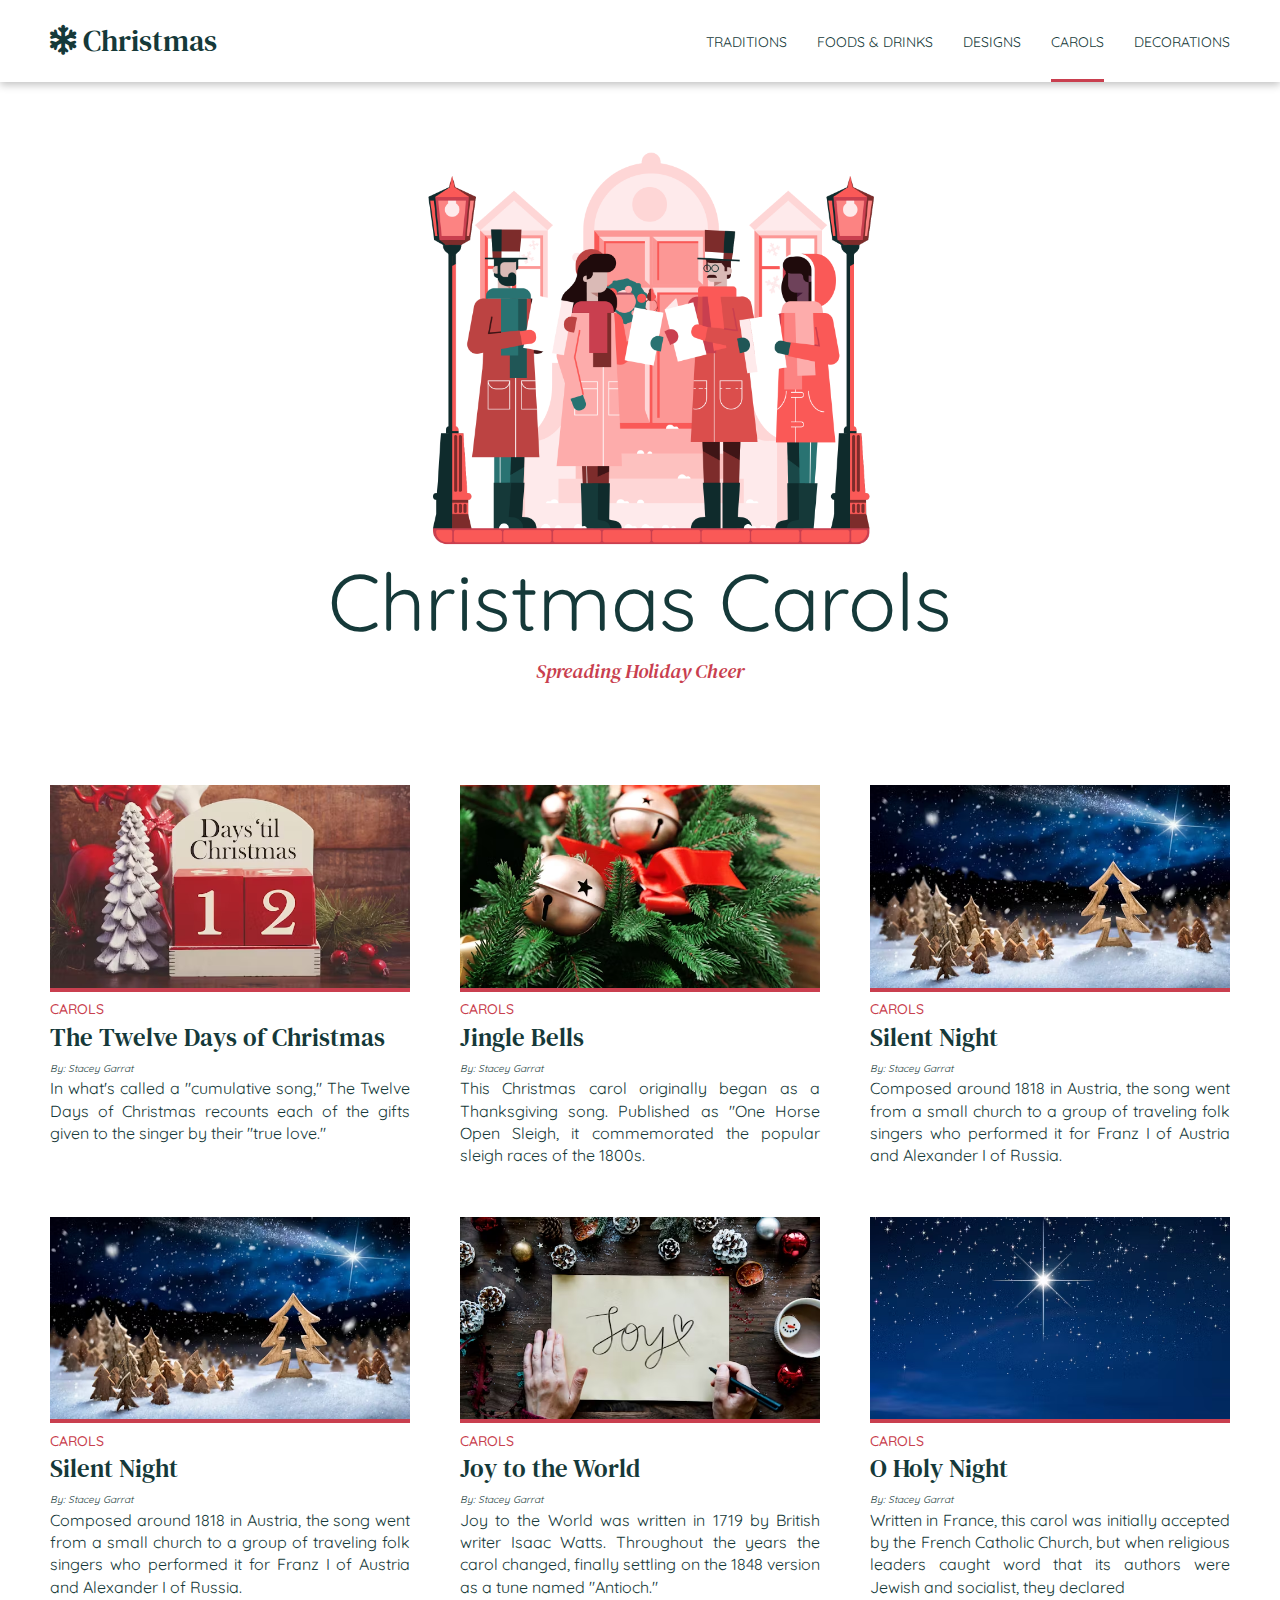
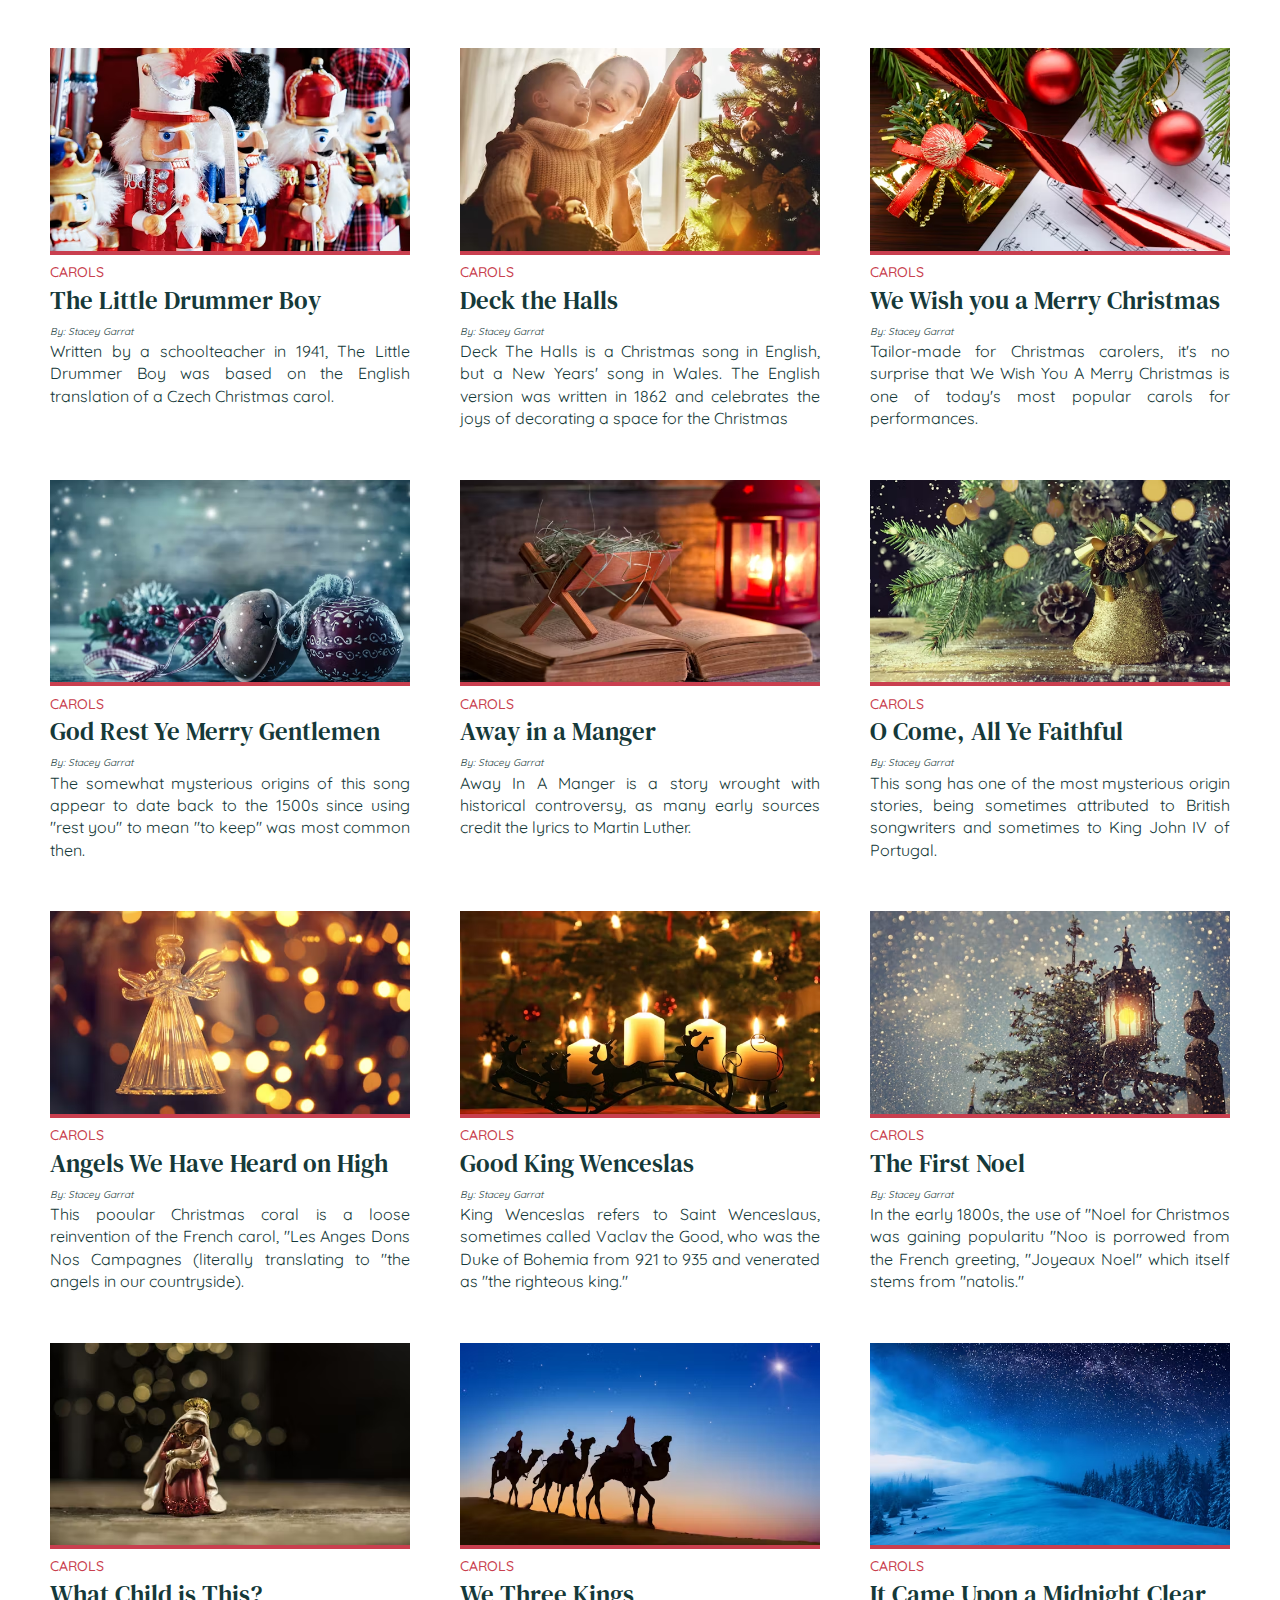
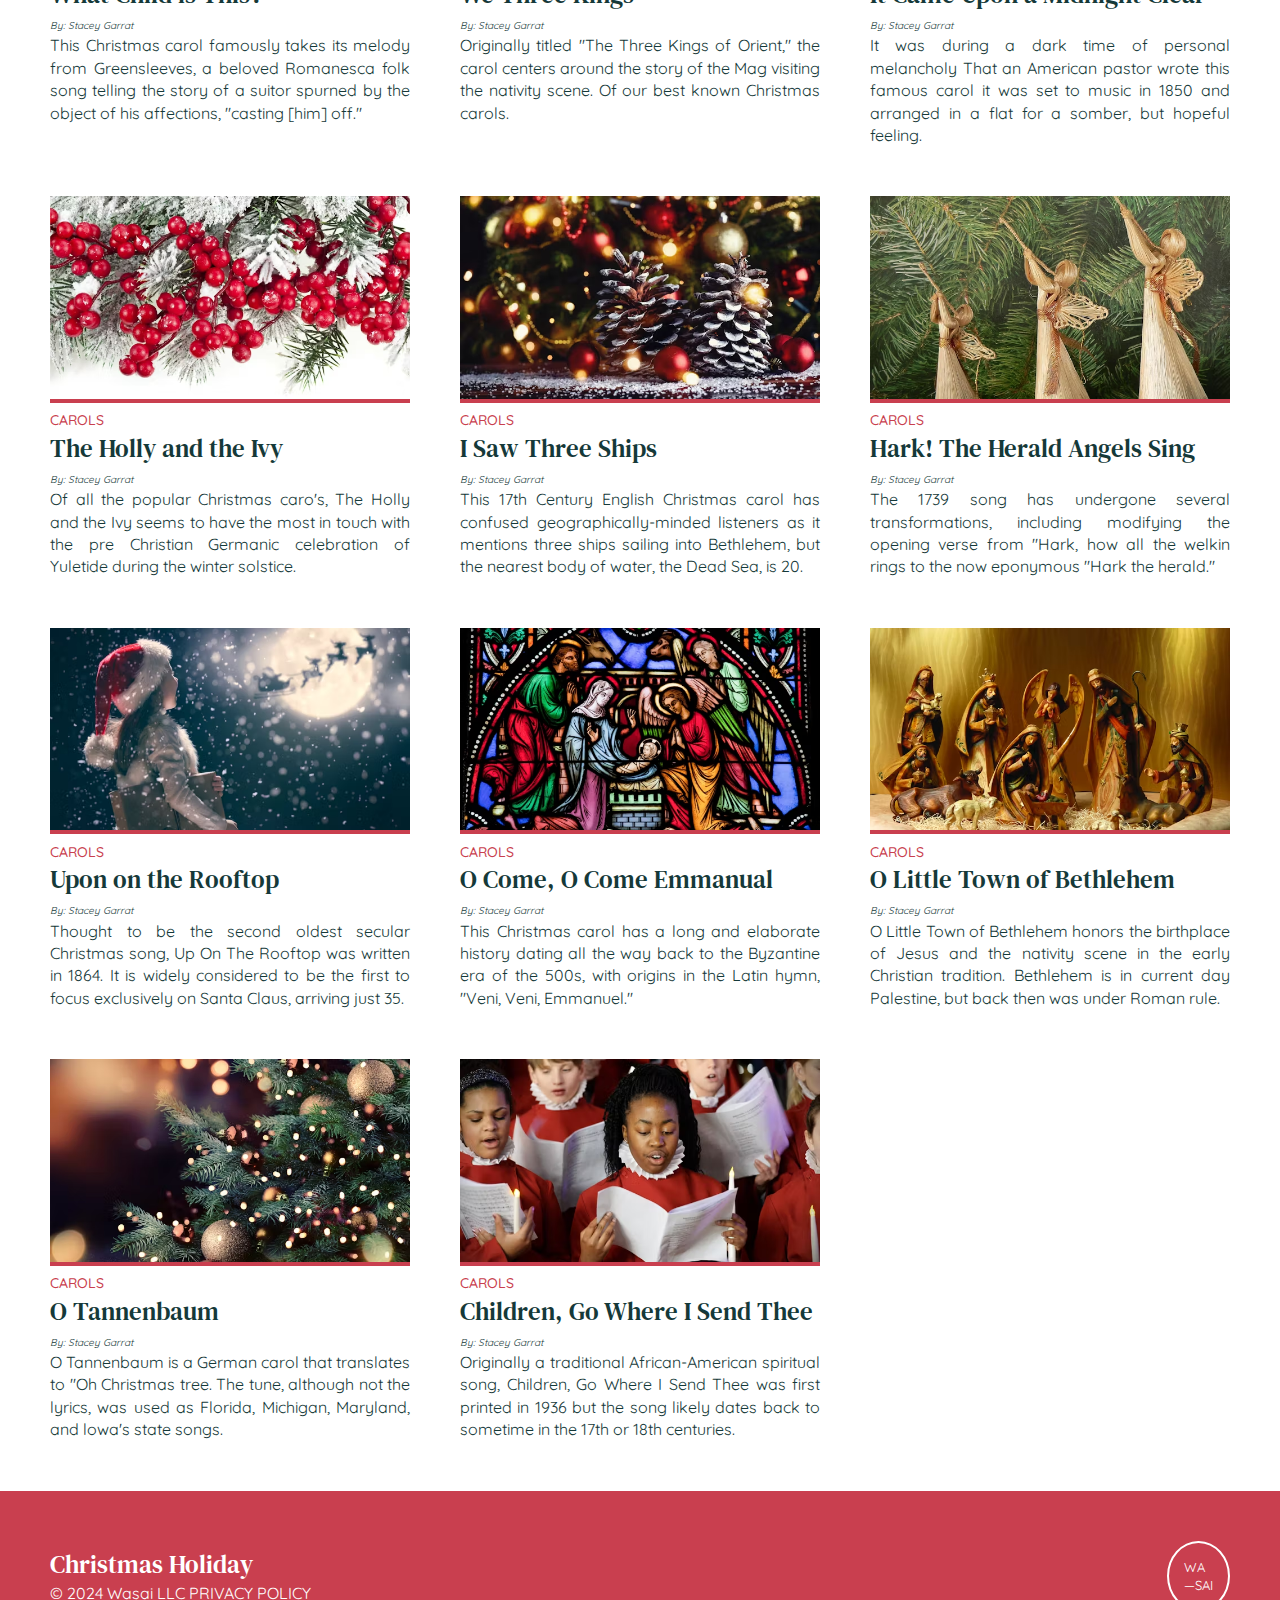
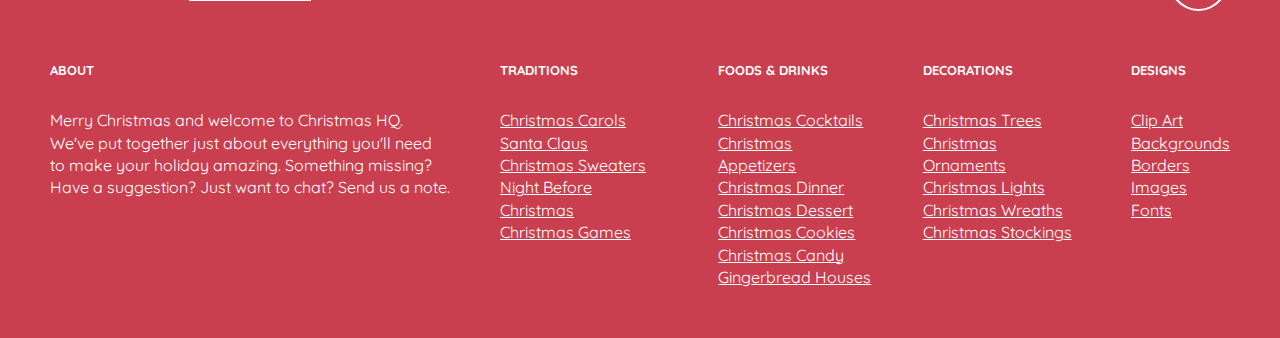
<file: carols.html>
<!DOCTYPE html>
<html lang="en">
  <head>
    <meta charset="UTF-8" />
    <meta name="viewport" content="width=device-width, initial-scale=1.0" />
    <title>Christmas Holiday</title>
    <link rel="icon" href="./IMG/logo.jpg" />
    <link rel="stylesheet" href="./style.css" />
    <link
      rel="stylesheet"
      href="https://cdnjs.cloudflare.com/ajax/libs/font-awesome/6.7.1/css/all.min.css"
    />
  </head>
  <body>
    <!--HEADER-->
    <header class="header">
      <div class="container">
        <div class="header__wrapper">
          <div class="header__logo">
            <a href="./index.html"
              ><i class="fa-solid fa-snowflake"></i> Christmas</a
            >
          </div>
          <ul class="header__nav">
            <li><a href="./tradition.html">Traditions</a></li>
            <li><a href="./foods&drinks.html">Foods & Drinks</a></li>
            <li><a href="./designs.html">Designs</a></li>
            <li><a href="./carols.html" class="active">Carols</a></li>
            <li><a href="./decor.html">Decorations</a></li>
          </ul>
          <div class="toggle__menu">
            <span></span>
            <span></span>
            <span></span>
          </div>
        </div>
      </div>
    </header>
    <!-- BANNER -->
    <section class="carolsBanner">
      <div class="container">
        <div class="carolsBanner__wrapper">
          <img src="./IMG/christmas-carols.png" alt="" />
          <h5>Christmas Carols</h5>
          <span>Spreading Holiday Cheer</span>
        </div>
      </div>
    </section>
    <!-- CHRISTMAS CAROLS -->
    <section class="carols">
      <div class="container">
        <div class="carols__wrapper">
          <div class="carols__cards">
            <div class="card">
              <img src="./IMG/the-twelve-days-of-christmas.avif" alt="" />
              <div class="card__carolsDetails">
                <span>CAROLS</span>
                <h3>The Twelve Days of Christmas</h3>
                <small>By: Stacey Garrat</small>
                <p>
                  In what's called a "cumulative song," The Twelve Days of
                  Christmas recounts each of the gifts given to the singer by
                  their "true love."
                </p>
              </div>
            </div>
            <div class="card">
              <img src="./IMG/jingle-bells.avif" alt="" />
              <div class="card__carolsDetails">
                <span>CAROLS</span>
                <h3>Jingle Bells</h3>
                <small>By: Stacey Garrat</small>
                <p>
                  This Christmas carol originally began as a Thanksgiving song.
                  Published as "One Horse Open Sleigh, it commemorated the
                  popular sleigh races of the 1800s.
                </p>
              </div>
            </div>
            <div class="card">
              <img src="./IMG/silent-night.avif" alt="" />
              <div class="card__carolsDetails">
                <span>CAROLS</span>
                <h3>Silent Night</h3>
                <small>By: Stacey Garrat</small>
                <p>
                  Composed around 1818 in Austria, the song went from a small
                  church to a group of traveling folk singers who performed it
                  for Franz I of Austria and Alexander I of Russia.
                </p>
              </div>
            </div>
            <div class="card">
              <img src="./IMG/silent-night.avif" alt="" />
              <div class="card__carolsDetails">
                <span>CAROLS</span>
                <h3>Silent Night</h3>
                <small>By: Stacey Garrat</small>
                <p>
                  Composed around 1818 in Austria, the song went from a small
                  church to a group of traveling folk singers who performed it
                  for Franz I of Austria and Alexander I of Russia.
                </p>
              </div>
            </div>
            <div class="card">
              <img src="./IMG/joy-to-the-world.avif" alt="" />
              <div class="card__carolsDetails">
                <span>CAROLS</span>
                <h3>Joy to the World</h3>
                <small>By: Stacey Garrat</small>
                <p>
                  Joy to the World was written in 1719 by British writer Isaac
                  Watts. Throughout the years the carol changed, finally
                  settling on the 1848 version as a tune named "Antioch."
                </p>
              </div>
            </div>
            <div class="card">
              <img src="./IMG/o-holy-night.avif" alt="" />
              <div class="card__carolsDetails">
                <span>CAROLS</span>
                <h3>O Holy Night</h3>
                <small>By: Stacey Garrat</small>
                <p>
                  Written in France, this carol was initially accepted by the
                  French Catholic Church, but when religious leaders caught word
                  that its authors were Jewish and socialist, they declared
                </p>
              </div>
            </div>
            <div class="card">
              <img src="./IMG/the-little-drummer-boy.avif" alt="" />
              <div class="card__carolsDetails">
                <span>CAROLS</span>
                <h3>The Little Drummer Boy</h3>
                <small>By: Stacey Garrat</small>
                <p>
                  Written by a schoolteacher in 1941, The Little Drummer Boy was
                  based on the English translation of a Czech Christmas carol.
                </p>
              </div>
            </div>
            <div class="card">
              <img src="./IMG/deck-the-halls.avif" alt="" />
              <div class="card__carolsDetails">
                <span>CAROLS</span>
                <h3>Deck the Halls</h3>
                <small>By: Stacey Garrat</small>
                <p>
                  Deck The Halls is a Christmas song in English, but a New
                  Years' song in Wales. The English version was written in 1862
                  and celebrates the joys of decorating a space for the
                  Christmas
                </p>
              </div>
            </div>
            <div class="card">
              <img src="./IMG/we-wish-you-a-merry-christmas.avif" alt="" />
              <div class="card__carolsDetails">
                <span>CAROLS</span>
                <h3>We Wish you a Merry Christmas</h3>
                <small>By: Stacey Garrat</small>
                <p>
                  Tailor-made for Christmas carolers, it's no surprise that We
                  Wish You A Merry Christmas is one of today's most popular
                  carols for performances.
                </p>
              </div>
            </div>
            <div class="card">
              <img src="./IMG/god-rest-ye-merry-gentlemen.avif" alt="" />
              <div class="card__carolsDetails">
                <span>CAROLS</span>
                <h3>God Rest Ye Merry Gentlemen</h3>
                <small>By: Stacey Garrat</small>
                <p>
                  The somewhat mysterious origins of this song appear to date
                  back to the 1500s since using "rest you" to mean "to keep" was
                  most common then.
                </p>
              </div>
            </div>
            <div class="card">
              <img src="./IMG/away-in-a-manger.avif" alt="" />
              <div class="card__carolsDetails">
                <span>CAROLS</span>
                <h3>Away in a Manger</h3>
                <small>By: Stacey Garrat</small>
                <p>
                  Away In A Manger is a story wrought with historical
                  controversy, as many early sources credit the lyrics to Martin
                  Luther.
                </p>
              </div>
            </div>
            <div class="card">
              <img src="./IMG/o-come-all-ye-faithful.avif" alt="" />
              <div class="card__carolsDetails">
                <span>CAROLS</span>
                <h3>O Come, All Ye Faithful</h3>
                <small>By: Stacey Garrat</small>
                <p>
                  This song has one of the most mysterious origin stories, being
                  sometimes attributed to British songwriters and sometimes to
                  King John IV of Portugal.
                </p>
              </div>
            </div>
            <div class="card">
              <img src="./IMG/angels-we-have-heard-on-high.avif" alt="" />
              <div class="card__carolsDetails">
                <span>CAROLS</span>
                <h3>Angels We Have Heard on High</h3>
                <small>By: Stacey Garrat</small>
                <p>
                  This pooular Christmas coral is a loose reinvention of the
                  French carol, "Les Anges Dons Nos Campagnes (literally
                  translating to "the angels in our countryside).
                </p>
              </div>
            </div>
            <div class="card">
              <img src="./IMG/good-king-wenceslas.avif" alt="" />
              <div class="card__carolsDetails">
                <span>CAROLS</span>
                <h3>Good King Wenceslas</h3>
                <small>By: Stacey Garrat</small>
                <p>
                  King Wenceslas refers to Saint Wenceslaus, sometimes called
                  Vaclav the Good, who was the Duke of Bohemia from 921 to 935
                  and venerated as "the righteous king."
                </p>
              </div>
            </div>
            <div class="card">
              <img src="./IMG/the-first-noel.avif" alt="" />
              <div class="card__carolsDetails">
                <span>CAROLS</span>
                <h3>The First Noel</h3>
                <small>By: Stacey Garrat</small>
                <p>
                  In the early 1800s, the use of "Noel for Christmos was gaining
                  popularitu "Noo is porrowed from the French greeting, "Joyeaux
                  Noel" which itself stems from "natolis."
                </p>
              </div>
            </div>
            <div class="card">
              <img src="./IMG/what-child-is-this.avif" alt="" />
              <div class="card__carolsDetails">
                <span>CAROLS</span>
                <h3>What Child is This?</h3>
                <small>By: Stacey Garrat</small>
                <p>
                  This Christmas carol famously takes its melody from
                  Greensleeves, a beloved Romanesca folk song telling the story
                  of a suitor spurned by the object of his affections, "casting
                  [him] off."
                </p>
              </div>
            </div>
            <div class="card">
              <img src="./IMG/we-three-kings.avif" alt="" />
              <div class="card__carolsDetails">
                <span>CAROLS</span>
                <h3>We Three Kings</h3>
                <small>By: Stacey Garrat</small>
                <p>
                  Originally titled "The Three Kings of Orient," the carol
                  centers around the story of the Mag visiting the nativity
                  scene. Of our best known Christmas carols.
                </p>
              </div>
            </div>
            <div class="card">
              <img src="./IMG/it-came-upon-a-midnight-clear.avif" alt="" />
              <div class="card__carolsDetails">
                <span>CAROLS</span>
                <h3>It Came Upon a Midnight Clear</h3>
                <small>By: Stacey Garrat</small>
                <p>
                  It was during a dark time of personal melancholy That an
                  American pastor wrote this famous carol it was set to music in
                  1850 and arranged in a flat for a somber, but hopeful feeling.
                </p>
              </div>
            </div>
            <div class="card">
              <img src="./IMG/the-holly-and-the-ivy.avif" alt="" />
              <div class="card__carolsDetails">
                <span>CAROLS</span>
                <h3>The Holly and the Ivy</h3>
                <small>By: Stacey Garrat</small>
                <p>
                  Of all the popular Christmas caro's, The Holly and the Ivy
                  seems to have the most in touch with the pre Christian
                  Germanic celebration of Yuletide during the winter solstice.
                </p>
              </div>
            </div>
            <div class="card">
              <img src="./IMG/i-saw-three-ships.avif" alt="" />
              <div class="card__carolsDetails">
                <span>CAROLS</span>
                <h3>I Saw Three Ships</h3>
                <small>By: Stacey Garrat</small>
                <p>
                  This 17th Century English Christmas carol has confused
                  geographically-minded listeners as it mentions three ships
                  sailing into Bethlehem, but the nearest body of water, the
                  Dead Sea, is 20.
                </p>
              </div>
            </div>
            <div class="card">
              <img src="./IMG/hark-the-herald-angels-sing.avif" alt="" />
              <div class="card__carolsDetails">
                <span>CAROLS</span>
                <h3>Hark! The Herald Angels Sing</h3>
                <small>By: Stacey Garrat</small>
                <p>
                  The 1739 song has undergone several transformations, including
                  modifying the opening verse from "Hark, how all the welkin
                  rings to the now eponymous "Hark the herald."
                </p>
              </div>
            </div>
            <div class="card">
              <img src="./IMG/up-on-the-rooftop.avif" alt="" />
              <div class="card__carolsDetails">
                <span>CAROLS</span>
                <h3>Upon on the Rooftop</h3>
                <small>By: Stacey Garrat</small>
                <p>
                  Thought to be the second oldest secular Christmas song, Up On
                  The Rooftop was written in 1864. It is widely considered to be
                  the first to focus exclusively on Santa Claus, arriving just
                  35.
                </p>
              </div>
            </div>
            <div class="card">
              <img src="./IMG/o-come-o-come-emmanual.avif" alt="" />
              <div class="card__carolsDetails">
                <span>CAROLS</span>
                <h3>O Come, O Come Emmanual</h3>
                <small>By: Stacey Garrat</small>
                <p>
                  This Christmas carol has a long and elaborate history dating
                  all the way back to the Byzantine era of the 500s, with
                  origins in the Latin hymn, "Veni, Veni, Emmanuel."
                </p>
              </div>
            </div>
            <div class="card">
              <img src="./IMG/o-little-town-of-bethlehem.avif" alt="" />
              <div class="card__carolsDetails">
                <span>CAROLS</span>
                <h3>O Little Town of Bethlehem</h3>
                <small>By: Stacey Garrat</small>
                <p>
                  O Little Town of Bethlehem honors the birthplace of Jesus and
                  the nativity scene in the early Christian tradition. Bethlehem
                  is in current day Palestine, but back then was under Roman
                  rule.
                </p>
              </div>
            </div>
            <div class="card">
              <img src="./IMG/o-tannenbaum.avif" alt="" />
              <div class="card__carolsDetails">
                <span>CAROLS</span>
                <h3>O Tannenbaum</h3>
                <small>By: Stacey Garrat</small>
                <p>
                  O Tannenbaum is a German carol that translates to "Oh
                  Christmas tree. The tune, although not the lyrics, was used as
                  Florida, Michigan, Maryland, and lowa's state songs.
                </p>
              </div>
            </div>
            <div class="card">
              <img src="./IMG/children-go-where-i-send-thee.avif" alt="" />
              <div class="card__carolsDetails">
                <span>CAROLS</span>
                <h3>Children, Go Where I Send Thee</h3>
                <small>By: Stacey Garrat</small>
                <p>
                  Originally a traditional African-American spiritual song,
                  Children, Go Where I Send Thee was first printed in 1936 but
                  the song likely dates back to sometime in the 17th or 18th
                  centuries.
                </p>
              </div>
            </div>
          </div>
        </div>
      </div>
    </section>
    <!-- FOOTER -->
    <footer class="footer">
      <div class="container">
        <div class="footer__wrapper">
          <div class="footer__top">
            <ul>
              <li><h4>Christmas Holiday</h4></li>
              <li>© 2024 Wasai LLC <span>PRIVACY POLICY</span></li>
            </ul>
            <p>
              WA <br />
              —SAI
            </p>
          </div>
          <div class="footer__links">
            <ul>
              <li><small>ABOUT</small></li>
              <li>
                <p>
                  Merry Christmas and welcome to Christmas HQ. We've put
                  together just about everything you'll need to make your
                  holiday amazing. Something missing? Have a suggestion? Just
                  want to chat? Send us a note.
                </p>
              </li>
            </ul>
            <div class="footer__links--a">
              <ul>
                <li><small>TRADITIONS</small></li>
                <li><a href="">Christmas Carols</a></li>
                <li><a href="">Santa Claus</a></li>
                <li><a href="">Christmas Sweaters</a></li>
                <li><a href="">Night Before Christmas</a></li>
                <li><a href="">Christmas Games</a></li>
              </ul>
              <ul>
                <li><small>FOODS & DRINKS</small></li>
                <li><a href="">Christmas Cocktails</a></li>
                <li><a href="">Christmas Appetizers</a></li>
                <li><a href="">Christmas Dinner</a></li>
                <li><a href="">Christmas Dessert</a></li>
                <li><a href="">Christmas Cookies</a></li>
                <li><a href="">Christmas Candy</a></li>
                <li><a href="">Gingerbread Houses</a></li>
              </ul>
            </div>
            <div class="footer__links--b">
              <ul>
                <li><small>DECORATIONS</small></li>
                <li><a href="">Christmas Trees</a></li>
                <li><a href="">Christmas Ornaments</a></li>
                <li><a href="">Christmas Lights</a></li>
                <li><a href="">Christmas Wreaths</a></li>
                <li><a href="">Christmas Stockings </a></li>
              </ul>
              <ul>
                <li><small>DESIGNS</small></li>
                <li><a href="">Clip Art</a></li>
                <li><a href="">Backgrounds</a></li>
                <li><a href="">Borders</a></li>
                <li><a href="">Images</a></li>
                <li><a href="">Fonts</a></li>
              </ul>
            </div>
          </div>
        </div>
      </div>
    </footer>

    <script src="./toggle_menu.js"></script>
  </body>
</html>
</file>
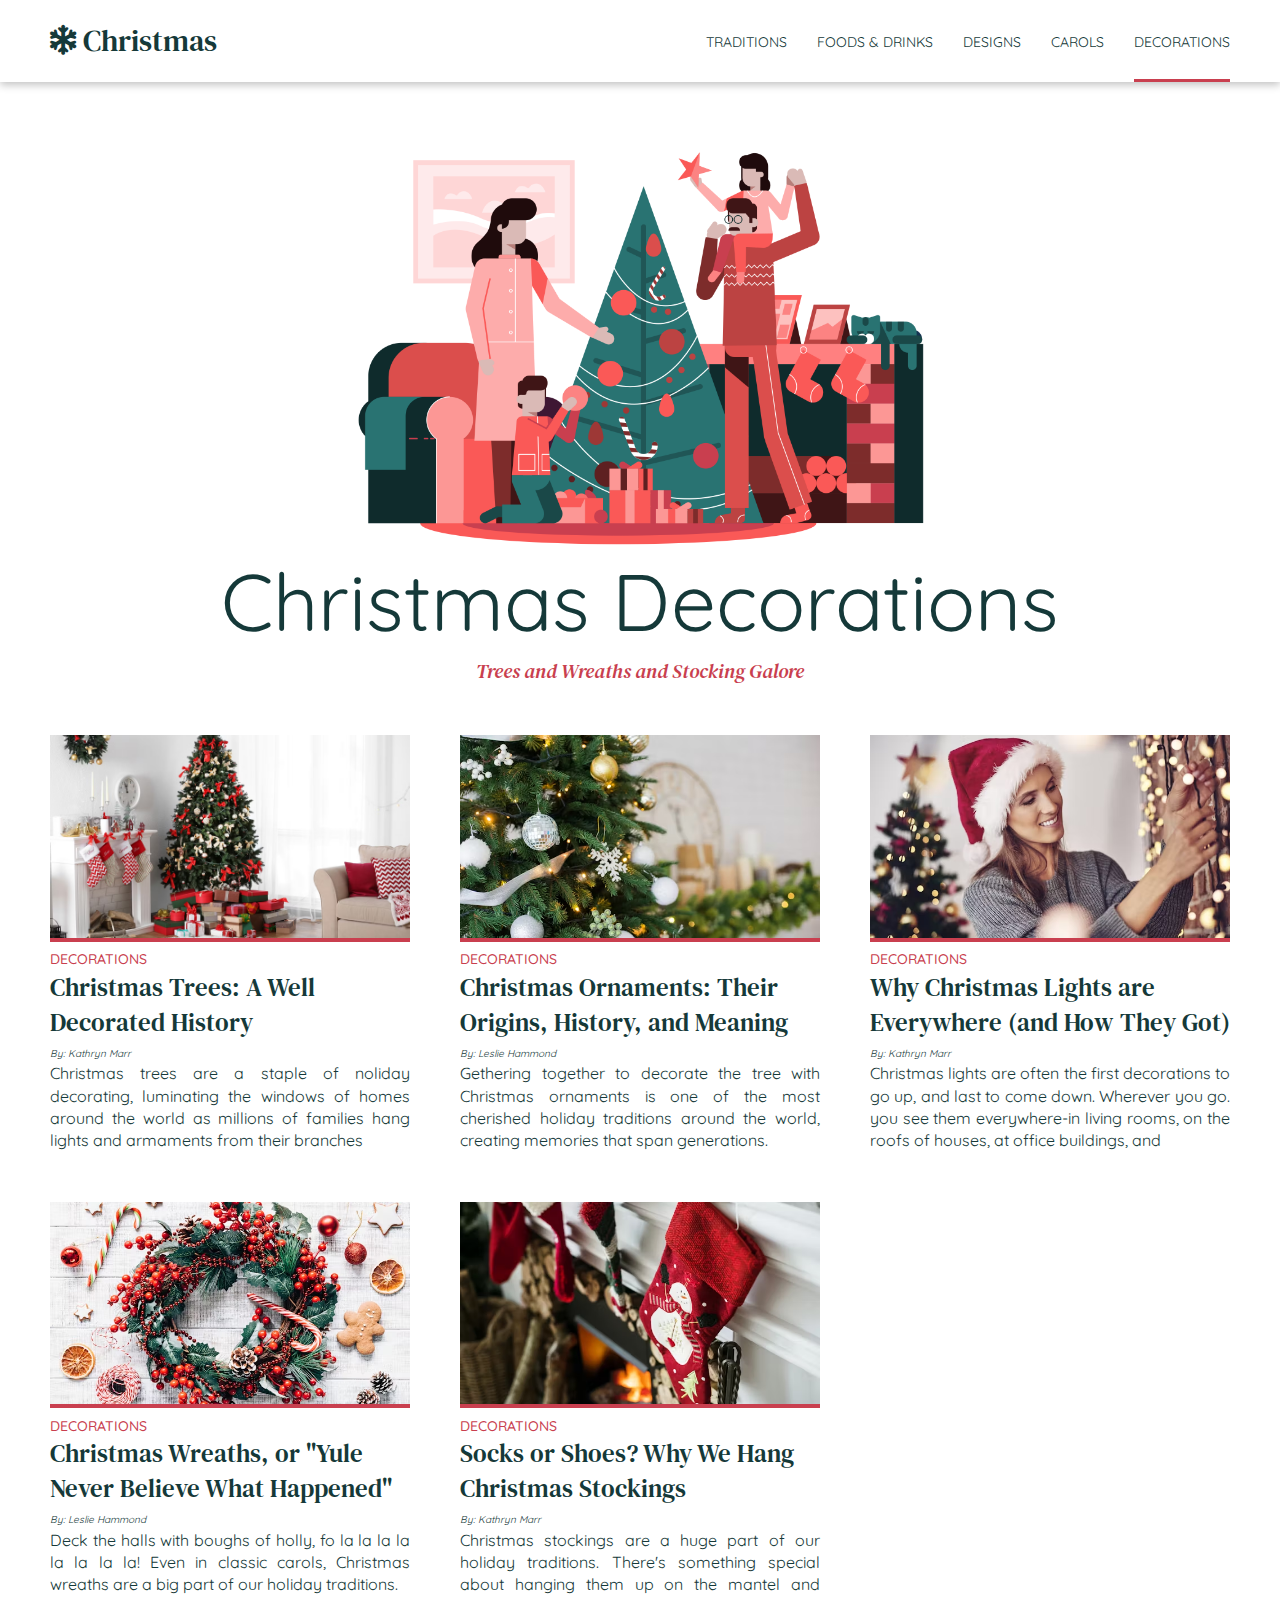
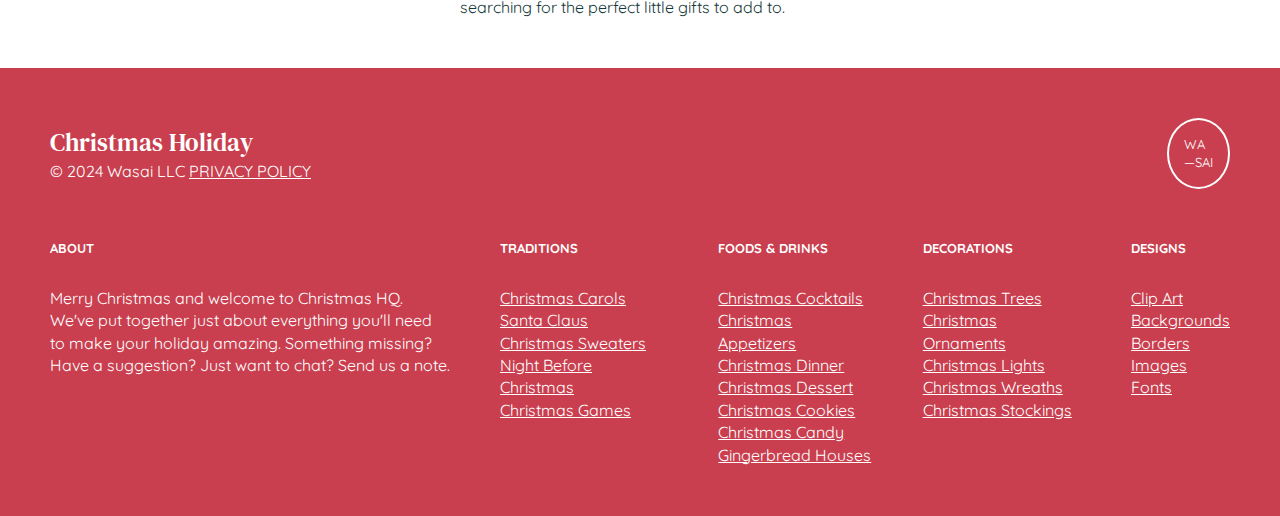
<file: decor.html>
<!DOCTYPE html>
<html lang="en">
  <head>
    <meta charset="UTF-8" />
    <meta name="viewport" content="width=device-width, initial-scale=1.0" />
    <title>Christmas Holiday</title>
    <link rel="icon" href="./IMG/logo.jpg" />
    <link rel="stylesheet" href="./style.css" />
    <link
      rel="stylesheet"
      href="https://cdnjs.cloudflare.com/ajax/libs/font-awesome/6.7.1/css/all.min.css"
    />
  </head>
  <body>
    <!--HEADER-->
    <header class="header">
      <div class="container">
        <div class="header__wrapper">
          <div class="header__logo">
            <a href="./index.html"
              ><i class="fa-solid fa-snowflake"></i> Christmas</a
            >
          </div>
          <ul class="header__nav">
            <li><a href="./tradition.html">Traditions</a></li>
            <li><a href="./foods&drinks.html">Foods & Drinks</a></li>
            <li><a href="./designs.html">Designs</a></li>
            <li><a href="./carols.html">Carols</a></li>
            <li><a href="./decor.html" class="active">Decorations</a></li>
          </ul>
          <div class="toggle__menu">
            <span></span>
            <span></span>
            <span></span>
          </div>
        </div>
      </div>
    </header>
    <!-- BANNER -->
    <section class="decorBanner">
      <div class="container">
        <div class="decorBanner__wrapper">
          <img src="./IMG/christmas-decorations.png" alt="" />
          <h5>Christmas Decorations</h5>
          <span>Trees and Wreaths and Stocking Galore</span>
        </div>
      </div>
    </section>
    <!-- CHRISTMAS DECORATIONS -->
    <section class="decor">
        <div class="container">
            <div class="decor__wrapper">
                <div class="decor__cards">
              <div class="card">
                <img src="./IMG/christmas-trees.avif" alt="" />
                <div class="card__decorDetails">
                  <span>DECORATIONS</span>
                  <h3>
                    Christmas Trees: A Well Decorated History
                  </h3>
                  <small>By: Kathryn Marr</small>
                  <p>
                    Christmas trees are a staple of noliday decorating, luminating the windows of homes around the world as millions of families hang lights and armaments from their branches
                  </p>
                </div>
            </div>
              <div class="card">
                <img src="./IMG/christmas-ornaments.avif" alt="" />
                <div class="card__decorDetails">
                  <span>DECORATIONS</span>
                  <h3>
                    Christmas Ornaments: Their Origins, History, and Meaning
                  </h3>
                  <small>By: Leslie Hammond</small>
                  <p>
                    Gethering together to decorate the tree with Christmas ornaments is one of the most cherished holiday traditions around the world, creating memories that span generations.
                  </p>
                </div>
            </div>
              <div class="card">
                <img src="./IMG/christmas-lights.avif" alt="" />
                <div class="card__decorDetails">
                  <span>DECORATIONS</span>
                  <h3>
                    Why Christmas Lights are Everywhere (and How They Got)
                  </h3>
                  <small>By: Kathryn Marr</small>
                  <p>
                    Christmas lights are often the first decorations to go up, and last to come down. Wherever you go. you see them everywhere-in living rooms, on the roofs of houses, at office buildings, and
                  </p>
                </div>
            </div>
              <div class="card">
                <img src="./IMG/christmas-wreaths.avif" alt="" />
                <div class="card__decorDetails">
                  <span>DECORATIONS</span>
                  <h3>
                    Christmas Wreaths, or "Yule Never Believe What Happened"
                  </h3>
                  <small>By: Leslie Hammond</small>
                  <p>
                    Deck the halls with boughs of holly, fo la la la la la la la la! Even in classic carols, Christmas wreaths are a big part of our holiday traditions.
                  </p>
                </div>
            </div>
              <div class="card">
                <img src="./IMG/christmas-stockings.avif" alt="" />
                <div class="card__decorDetails">
                  <span>DECORATIONS</span>
                  <h3>
                    Socks or Shoes? Why We Hang Christmas Stockings
                  </h3>
                  <small>By: Kathryn Marr</small>
                  <p>
                    Christmas stockings are a huge part of our holiday traditions. There's something special about hanging them up on the mantel and searching for the perfect little gifts to add to.
                  </p>
                </div>
            </div>
                </div>
            </div>
        </div>
    <!-- FOOTER -->
    <footer class="footer">
      <div class="container">
        <div class="footer__wrapper">
          <div class="footer__top">
            <ul>
              <li><h4>Christmas Holiday</h4></li>
              <li>© 2024 Wasai LLC <span>PRIVACY POLICY</span></li>
            </ul>
            <p>
              WA <br />
              —SAI
            </p>
          </div>
          <div class="footer__links">
            <ul>
              <li><small>ABOUT</small></li>
              <li>
                <p>
                  Merry Christmas and welcome to Christmas HQ. We've put
                  together just about everything you'll need to make your
                  holiday amazing. Something missing? Have a suggestion? Just
                  want to chat? Send us a note.
                </p>
              </li>
            </ul>
            <div class="footer__links--a">
              <ul>
                <li><small>TRADITIONS</small></li>
                <li><a href="">Christmas Carols</a></li>
                <li><a href="">Santa Claus</a></li>
                <li><a href="">Christmas Sweaters</a></li>
                <li><a href="">Night Before Christmas</a></li>
                <li><a href="">Christmas Games</a></li>
              </ul>
              <ul>
                <li><small>FOODS & DRINKS</small></li>
                <li><a href="">Christmas Cocktails</a></li>
                <li><a href="">Christmas Appetizers</a></li>
                <li><a href="">Christmas Dinner</a></li>
                <li><a href="">Christmas Dessert</a></li>
                <li><a href="">Christmas Cookies</a></li>
                <li><a href="">Christmas Candy</a></li>
                <li><a href="">Gingerbread Houses</a></li>
              </ul>
            </div>
            <div class="footer__links--b">
              <ul>
                <li><small>DECORATIONS</small></li>
                <li><a href="">Christmas Trees</a></li>
                <li><a href="">Christmas Ornaments</a></li>
                <li><a href="">Christmas Lights</a></li>
                <li><a href="">Christmas Wreaths</a></li>
                <li><a href="">Christmas Stockings </a></li>
              </ul>
              <ul>
                <li><small>DESIGNS</small></li>
                <li><a href="">Clip Art</a></li>
                <li><a href="">Backgrounds</a></li>
                <li><a href="">Borders</a></li>
                <li><a href="">Images</a></li>
                <li><a href="">Fonts</a></li>
              </ul>
            </div>
          </div>
        </div>
      </div>
    </footer>
    <script src="./toggle_menu.js"></script>
  </body>
</html>
</file>
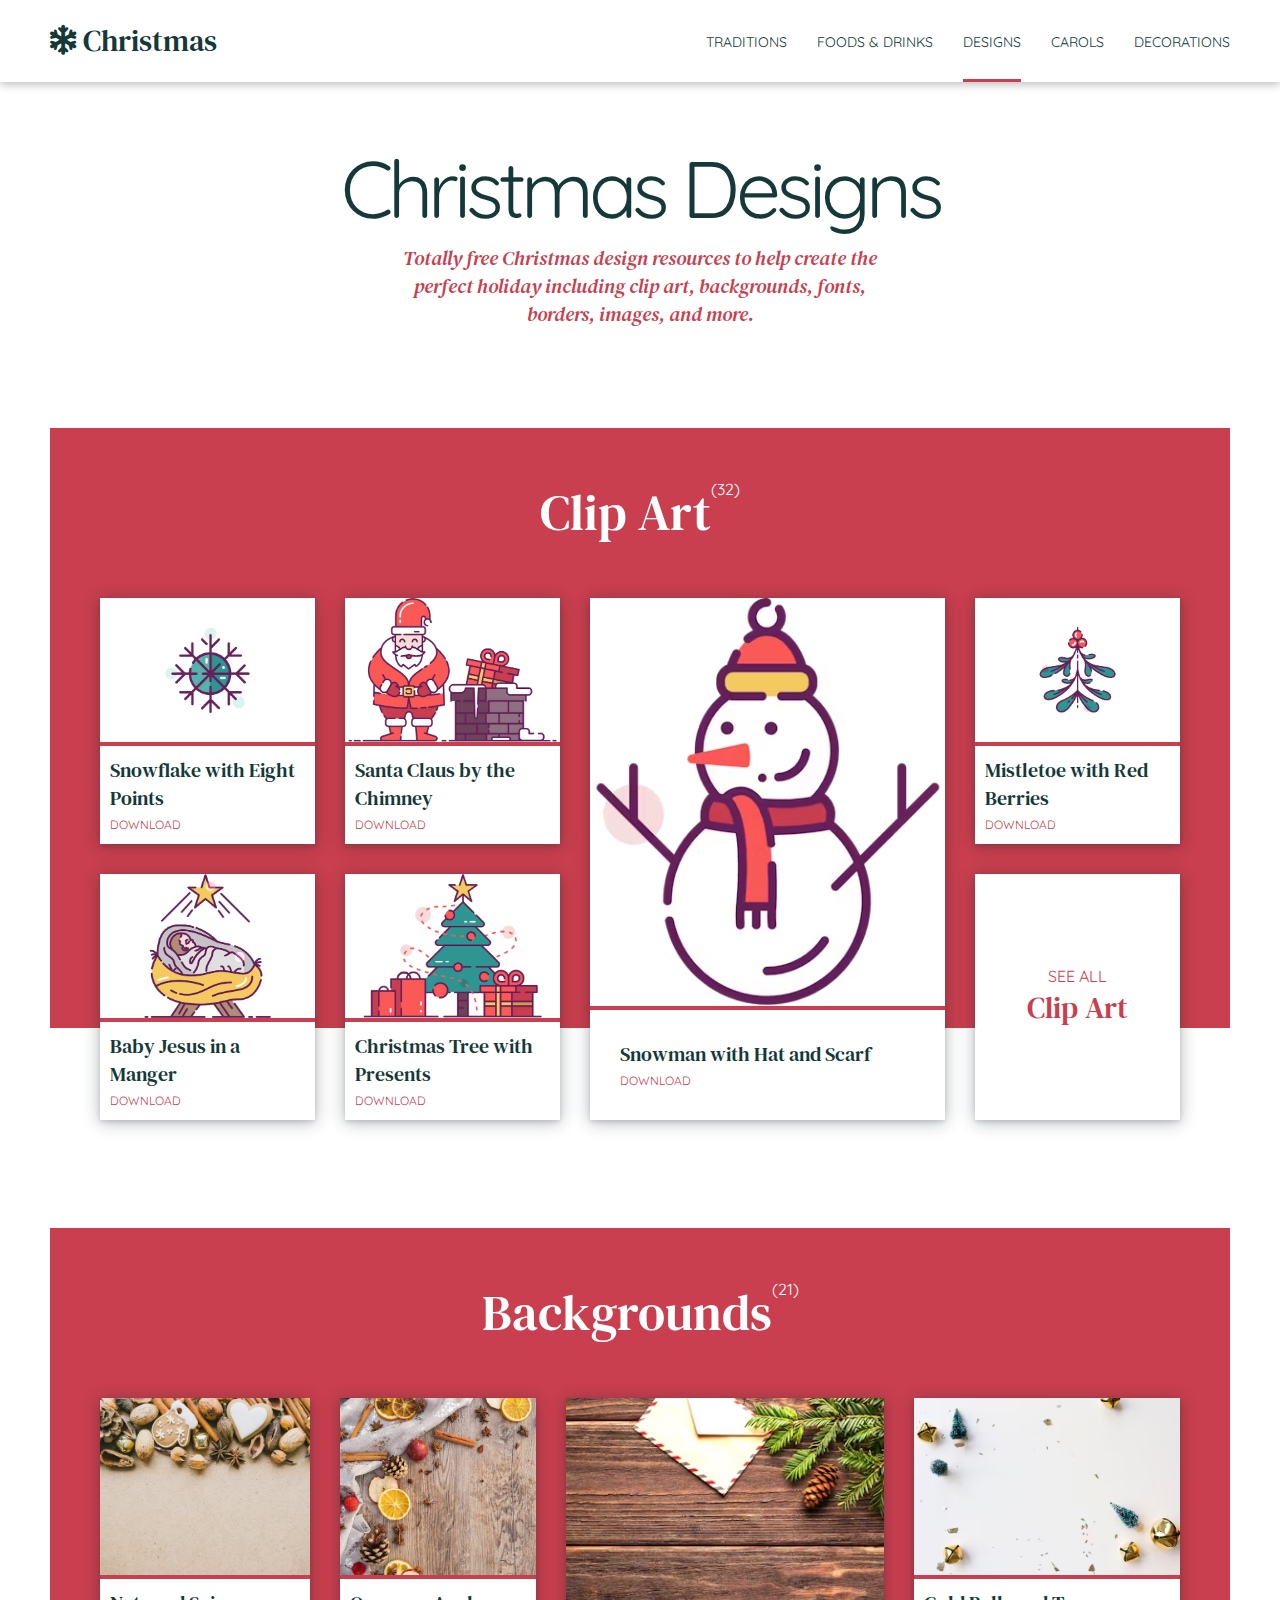
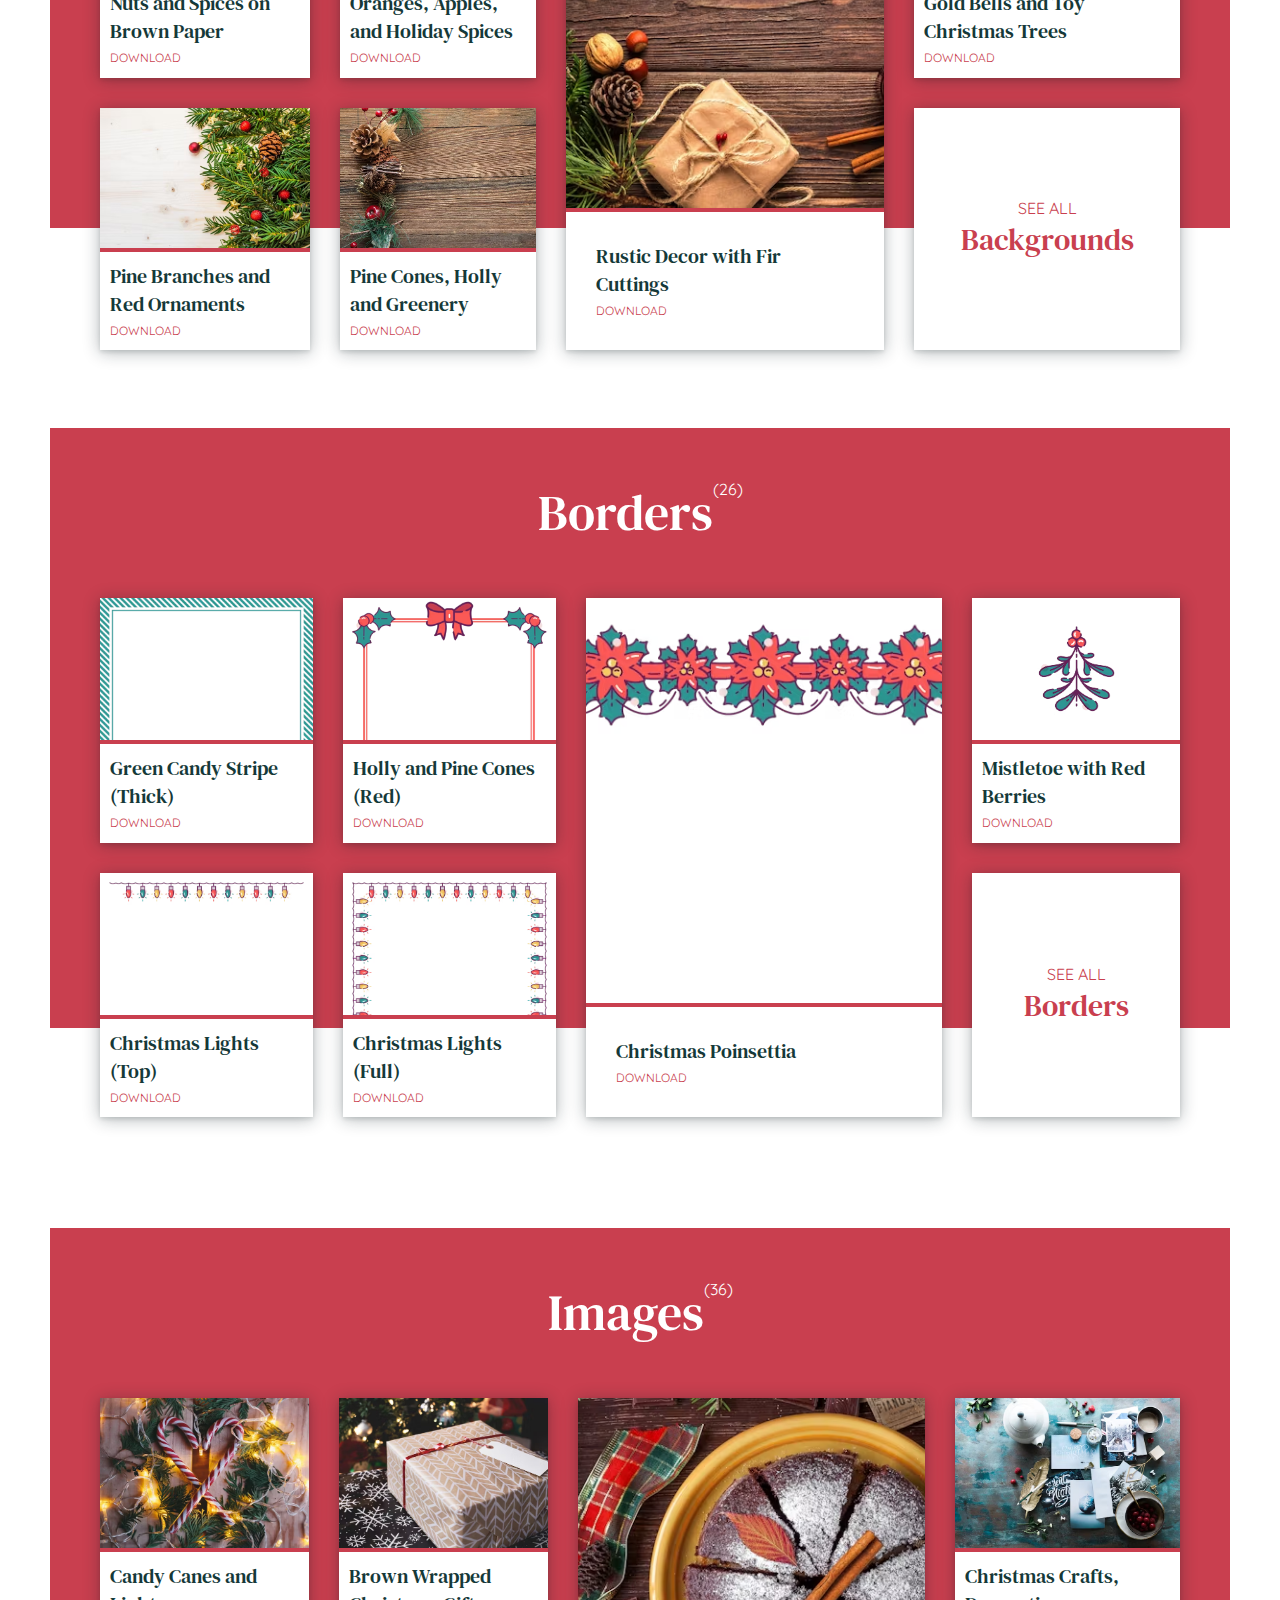
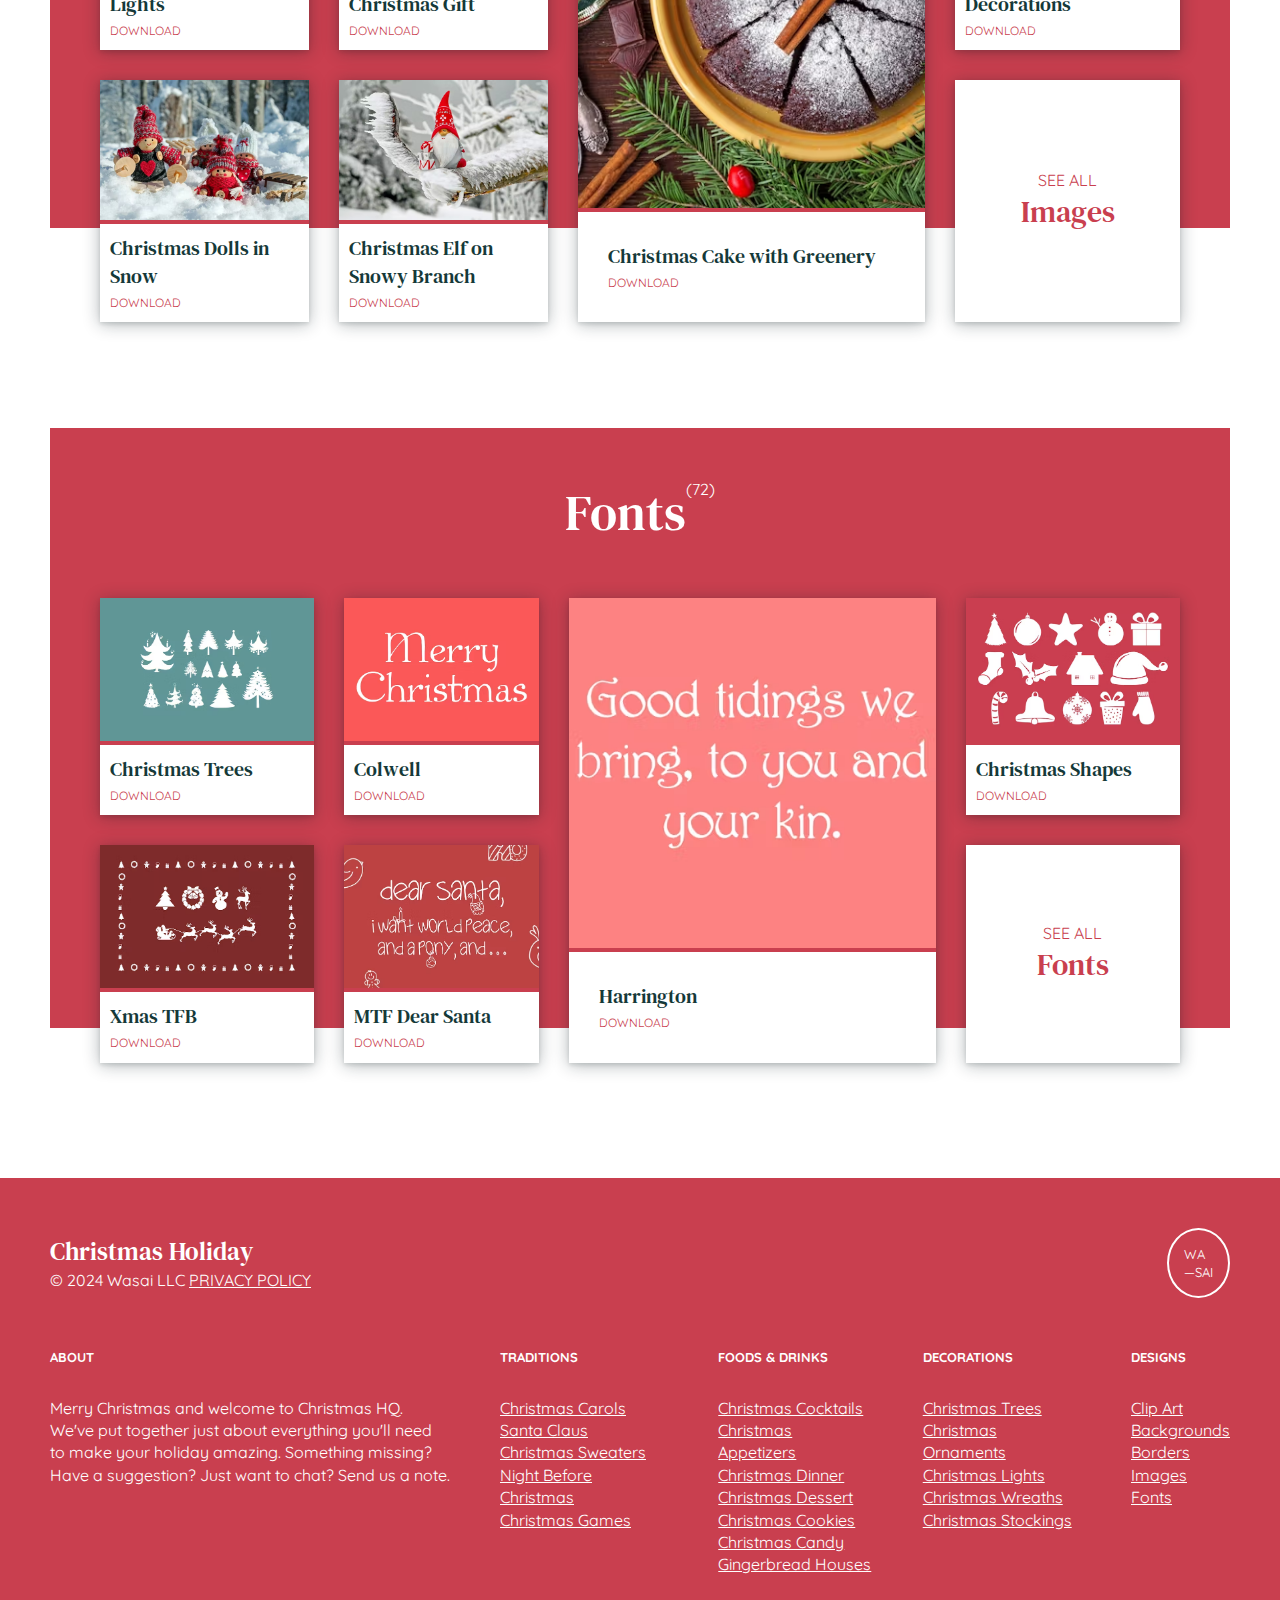
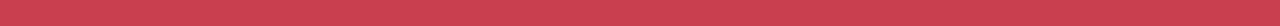
<file: designs.html>
<!DOCTYPE html>
<html lang="en">
  <head>
    <meta charset="UTF-8" />
    <meta name="viewport" content="width=device-width, initial-scale=1.0" />
    <title>Christmas Holiday</title>
    <link rel="icon" href="./IMG/logo.jpg" />
    <link rel="stylesheet" href="./style.css" />
    <link
      rel="stylesheet"
      href="https://cdnjs.cloudflare.com/ajax/libs/font-awesome/6.7.1/css/all.min.css"
    />
  </head>
  <body>
    <!--HEADER-->
    <header class="header">
      <div class="container">
        <div class="header__wrapper">
          <div class="header__logo">
            <a href="./index.html"
              ><i class="fa-solid fa-snowflake"></i> Christmas</a
            >
          </div>
          <ul class="header__nav">
            <li><a href="./tradition.html">Traditions</a></li>
            <li><a href="./foods&drinks.html">Foods & Drinks</a></li>
            <li><a href="./designs.html" class="active">Designs</a></li>
            <li><a href="./carols.html">Carols</a></li>
            <li><a href="./decor.html">Decorations</a></li>
          </ul>
          <div class="toggle__menu">
            <span></span>
            <span></span>
            <span></span>
          </div>
        </div>
      </div>
    </header>
    <!-- DESIGN BANNER -->
    <section class="designBanner">
      <div class="container">
        <div class="designBanner__wrapper">
          <h1>Christmas Designs</h1>
          <h5>
            Totally free Christmas design resources to help create the perfect
            holiday including clip art, backgrounds, fonts, borders, images, and
            more.
          </h5>
        </div>
      </div>
    </section>
    <!-- CLIP ART -->
    <section class="art">
      <div class="container">
        <div class="art__wrapper">
          <div class="art__title">
            <h2>Clip Art</h2>
            <sup>(32)</sup>
          </div>

          <div class="art__content">
            <div class="grid art--a">
              <img src="./IMG/snowflake-with-eight-points.avif" alt="" />
              <div class="grid__text">
                <h5>Snowflake with Eight Points</h5>
                <a href="">DOWNLOAD</a>
              </div>
            </div>
            <div class="grid art--b">
              <img src="./IMG/baby-jesus-in-a-manger.avif" alt="" />
              <div class="grid__text">
                <h5>Baby Jesus in a Manger</h5>
                <a href="">DOWNLOAD</a>
              </div>
            </div>
            <div class="grid art--c">
              <img src="./IMG/santa-claus-by-the-chimney.avif" alt="" />
              <div class="grid__text">
                <h5>Santa Claus by the Chimney</h5>
                <a href="">DOWNLOAD</a>
              </div>
            </div>
            <div class="grid art--d">
              <img src="./IMG/christmas-tree-with-presents.avif" alt="" />
              <div class="grid__text">
                <h5>Christmas Tree with Presents</h5>
                <a href="">DOWNLOAD</a>
              </div>
            </div>
            <div class="grid art--e">
              <img src="./IMG/snowman-with-hat-and-scarf.avif" alt="" />
              <div class="grid__text">
                <h5>Snowman with Hat and Scarf</h5>
                <a href="">DOWNLOAD</a>
              </div>
            </div>
            <div class="grid art--f">
              <img src="./IMG/mistletoe-with-red-berries.avif" alt="" />
              <div class="grid__text">
                <h5>Mistletoe with Red Berries</h5>
                <a href="">DOWNLOAD</a>
              </div>
            </div>
            <div class="grid art--g">
              <span>SEE ALL</span>
              <h3>Clip Art</h3>
            </div>
          </div>
        </div>
      </div>
    </section>
    <!-- BACKGROUNDS -->
    <section class="art">
      <div class="container">
        <div class="art__wrapper">
          <div class="art__title">
            <h2>Backgrounds</h2>
            <sup>(21)</sup>
          </div>

          <div class="art__content">
            <div class="grid art--a">
              <img
                src="./IMG/cookies-spices-nuts-cinnamon-light-brown-christmas-background.avif"
                alt=""
              />
              <div class="grid__text">
                <h5>Nuts and Spices on Brown Paper</h5>
                <a href="">DOWNLOAD</a>
              </div>
            </div>
            <div class="grid art--b">
              <img
                src="./IMG/pine-branches-red-ornaments-white-wood-christmas-background.avif"
                alt=""
              />
              <div class="grid__text">
                <h5>Pine Branches and Red Ornaments</h5>
                <a href="">DOWNLOAD</a>
              </div>
            </div>
            <div class="grid art--c">
              <img
                src="./IMG/oranges-apples-cinnamon-anise-wood-table-christmas-background.avif"
                alt=""
              />
              <div class="grid__text">
                <h5>Oranges, Apples, and Holiday Spices</h5>
                <a href="">DOWNLOAD</a>
              </div>
            </div>
            <div class="grid art--d">
              <img
                src="./IMG/pine-cone-holly-berry-greenery-brown-wood-christmas-background.avif"
                alt=""
              />
              <div class="grid__text">
                <h5>Pine Cones, Holly and Greenery</h5>
                <a href="">DOWNLOAD</a>
              </div>
            </div>
            <div class="grid art--e">
              <img
                src="./IMG/rustic-vintage-twine-green-fir-wood-christmas-background.avif"
                alt=""
              />
              <div class="grid__text">
                <h5>Rustic Decor with Fir Cuttings</h5>
                <a href="">DOWNLOAD</a>
              </div>
            </div>
            <div class="grid art--f">
              <img
                src="./IMG/gold-bells-green-toy-trees-white-christmas-background.avif"
                alt=""
              />
              <div class="grid__text">
                <h5>Gold Bells and Toy Christmas Trees</h5>
                <a href="">DOWNLOAD</a>
              </div>
            </div>
            <div class="grid art--g">
              <span>SEE ALL</span>
              <h3>Backgrounds</h3>
            </div>
          </div>
        </div>
      </div>
    </section>
    <!-- BORDERS -->
    <section class="art">
      <div class="container">
        <div class="art__wrapper">
          <div class="art__title">
            <h2>Borders</h2>
            <sup>(26)</sup>
          </div>

          <div class="art__content">
            <div class="grid art--a">
              <img
                src="./IMG/green-candy-cane-stripe-thick-border.avif"
                alt=""
              />
              <div class="grid__text">
                <h5>Green Candy Stripe (Thick)</h5>
                <a href="">DOWNLOAD</a>
              </div>
            </div>
            <div class="grid art--b">
              <img src="./IMG/christmas-lights-top-border.avif" alt="" />
              <div class="grid__text">
                <h5>Christmas Lights (Top)</h5>
                <a href="">DOWNLOAD</a>
              </div>
            </div>
            <div class="grid art--c">
              <img src="./IMG/holly-pine-cone-bow-red-border.avif" alt="" />
              <div class="grid__text">
                <h5>Holly and Pine Cones (Red)</h5>
                <a href="">DOWNLOAD</a>
              </div>
            </div>
            <div class="grid art--d">
              <img src="./IMG/christmas-lights-full-border.avif" alt="" />
              <div class="grid__text">
                <h5>Christmas Lights (Full)</h5>
                <a href="">DOWNLOAD</a>
              </div>
            </div>
            <div class="grid art--e">
              <img
                src="./IMG/christmas-poinsettia-top-bottom-border.avif"
                alt=""
              />
              <div class="grid__text">
                <h5>Christmas Poinsettia</h5>
                <a href="">DOWNLOAD</a>
              </div>
            </div>
            <div class="grid art--f">
              <img src="./IMG/mistletoe-with-red-berries.avif" alt="" />
              <div class="grid__text">
                <h5>Mistletoe with Red Berries</h5>
                <a href="">DOWNLOAD</a>
              </div>
            </div>
            <div class="grid art--g">
              <span>SEE ALL</span>
              <h3>Borders</h3>
            </div>
          </div>
        </div>
      </div>
    </section>
    <!-- IMAGES -->
    <section class="art">
      <div class="container">
        <div class="art__wrapper">
          <div class="art__title">
            <h2>Images</h2>
            <sup>(36)</sup>
          </div>

          <div class="art__content">
            <div class="grid art--a">
              <img src="./IMG/candy-canes-and-christmas-lights.avif" alt="" />
              <div class="grid__text">
                <h5>
                  Candy Canes and <br />
                  Lights
                </h5>
                <a href="">DOWNLOAD</a>
              </div>
            </div>
            <div class="grid art--b">
              <img src="./IMG/christmas-dolls-in-snowy-landscape.avif" alt="" />
              <div class="grid__text">
                <h5>
                  Christmas Dolls in <br />
                  Snow
                </h5>
                <a href="">DOWNLOAD</a>
              </div>
            </div>
            <div class="grid art--c">
              <img
                src="./IMG/brown-wrapped-christmas-gift-on-snowflake-background.avif"
                alt=""
              />
              <div class="grid__text">
                <h5>Brown Wrapped Christmas Gift</h5>
                <a href="">DOWNLOAD</a>
              </div>
            </div>
            <div class="grid art--d">
              <img src="./IMG/christmas-elf-on-snowy-branch.avif" alt="" />
              <div class="grid__text">
                <h5>Christmas Elf on Snowy Branch</h5>
                <a href="">DOWNLOAD</a>
              </div>
            </div>
            <div class="grid art--e">
              <img src="./IMG/christmas-cake-with-sprigs-of-fir.avif" alt="" />
              <div class="grid__text">
                <h5>Christmas Cake with Greenery</h5>
                <a href="">DOWNLOAD</a>
              </div>
            </div>
            <div class="grid art--f">
              <img src="./IMG/christmas-crafts-and-decorations.avif" alt="" />
              <div class="grid__text">
                <h5>Christmas Crafts, Decorations</h5>
                <a href="">DOWNLOAD</a>
              </div>
            </div>
            <div class="grid art--g">
              <span>SEE ALL</span>
              <h3>Images</h3>
            </div>
          </div>
        </div>
      </div>
    </section>
    <!-- FONTS -->
    <section class="art">
      <div class="container">
        <div class="art__wrapper">
          <div class="art__title">
            <h2>Fonts</h2>
            <sup>(72)</sup>
          </div>

          <div class="art__content">
            <div class="grid art--a">
              <img src="./IMG/christmas-trees-christmas-font.avif" alt="" />
              <div class="grid__text">
                <h5>Christmas Trees</h5>
                <a href="">DOWNLOAD</a>
              </div>
            </div>
            <div class="grid art--b">
              <img src="./IMG/xmas-tfb-christmas-font.avif" alt="" />
              <div class="grid__text">
                <h5>Xmas TFB</h5>
                <a href="">DOWNLOAD</a>
              </div>
            </div>
            <div class="grid art--c">
              <img src="./IMG/colwell-christmas-font.avif" alt="" />
              <div class="grid__text">
                <h5>Colwell</h5>
                <a href="">DOWNLOAD</a>
              </div>
            </div>
            <div class="grid art--d">
              <img src="./IMG/mtf-dear-santa-christmas-font.avif" alt="" />
              <div class="grid__text">
                <h5>MTF Dear Santa</h5>
                <a href="">DOWNLOAD</a>
              </div>
            </div>
            <div class="grid art--e">
              <img src="./IMG/harrington-christmas-font.avif" alt="" />
              <div class="grid__text">
                <h5>Harrington</h5>
                <a href="">DOWNLOAD</a>
              </div>
            </div>
            <div class="grid art--f">
              <img src="./IMG/christmas-shapes-christmas-font.avif" alt="" />
              <div class="grid__text">
                <h5>Christmas Shapes</h5>
                <a href="">DOWNLOAD</a>
              </div>
            </div>
            <div class="grid art--g">
              <span>SEE ALL</span>
              <h3>Fonts</h3>
            </div>
          </div>
        </div>
      </div>
    </section>
    <!-- FOOTER -->
    <footer class="footer">
      <div class="container">
        <div class="footer__wrapper">
          <div class="footer__top">
            <ul>
              <li><h4>Christmas Holiday</h4></li>
              <li>© 2024 Wasai LLC <span>PRIVACY POLICY</span></li>
            </ul>
            <p>
              WA <br />
              —SAI
            </p>
          </div>
          <div class="footer__links">
            <ul>
              <li><small>ABOUT</small></li>
              <li>
                <p>
                  Merry Christmas and welcome to Christmas HQ. We've put
                  together just about everything you'll need to make your
                  holiday amazing. Something missing? Have a suggestion? Just
                  want to chat? Send us a note.
                </p>
              </li>
            </ul>
            <div class="footer__links--a">
              <ul>
                <li><small>TRADITIONS</small></li>
                <li><a href="">Christmas Carols</a></li>
                <li><a href="">Santa Claus</a></li>
                <li><a href="">Christmas Sweaters</a></li>
                <li><a href="">Night Before Christmas</a></li>
                <li><a href="">Christmas Games</a></li>
              </ul>
              <ul>
                <li><small>FOODS & DRINKS</small></li>
                <li><a href="">Christmas Cocktails</a></li>
                <li><a href="">Christmas Appetizers</a></li>
                <li><a href="">Christmas Dinner</a></li>
                <li><a href="">Christmas Dessert</a></li>
                <li><a href="">Christmas Cookies</a></li>
                <li><a href="">Christmas Candy</a></li>
                <li><a href="">Gingerbread Houses</a></li>
              </ul>
            </div>
            <div class="footer__links--b">
              <ul>
                <li><small>DECORATIONS</small></li>
                <li><a href="">Christmas Trees</a></li>
                <li><a href="">Christmas Ornaments</a></li>
                <li><a href="">Christmas Lights</a></li>
                <li><a href="">Christmas Wreaths</a></li>
                <li><a href="">Christmas Stockings </a></li>
              </ul>
              <ul>
                <li><small>DESIGNS</small></li>
                <li><a href="">Clip Art</a></li>
                <li><a href="">Backgrounds</a></li>
                <li><a href="">Borders</a></li>
                <li><a href="">Images</a></li>
                <li><a href="">Fonts</a></li>
              </ul>
            </div>
          </div>
        </div>
      </div>
    </footer>

    <script src="./toggle_menu.js"></script>
  </body>
</html>
</file>
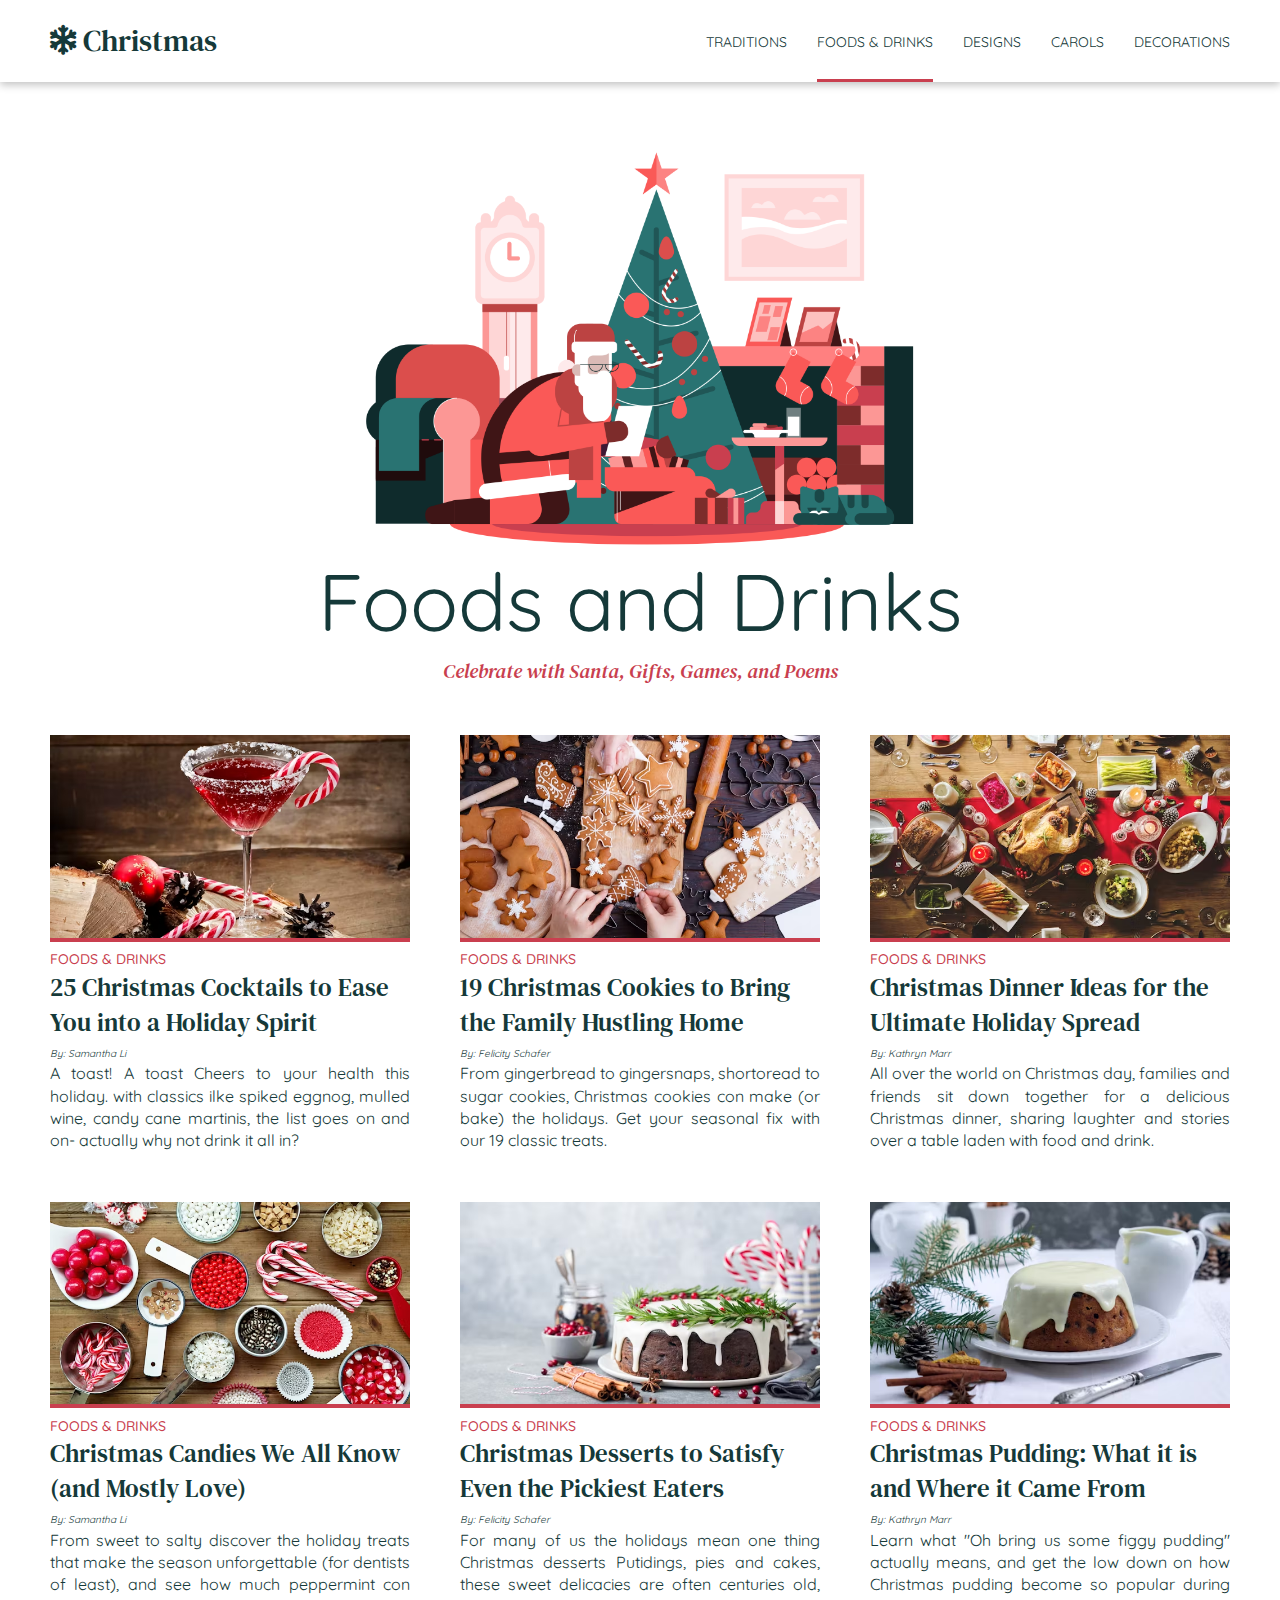
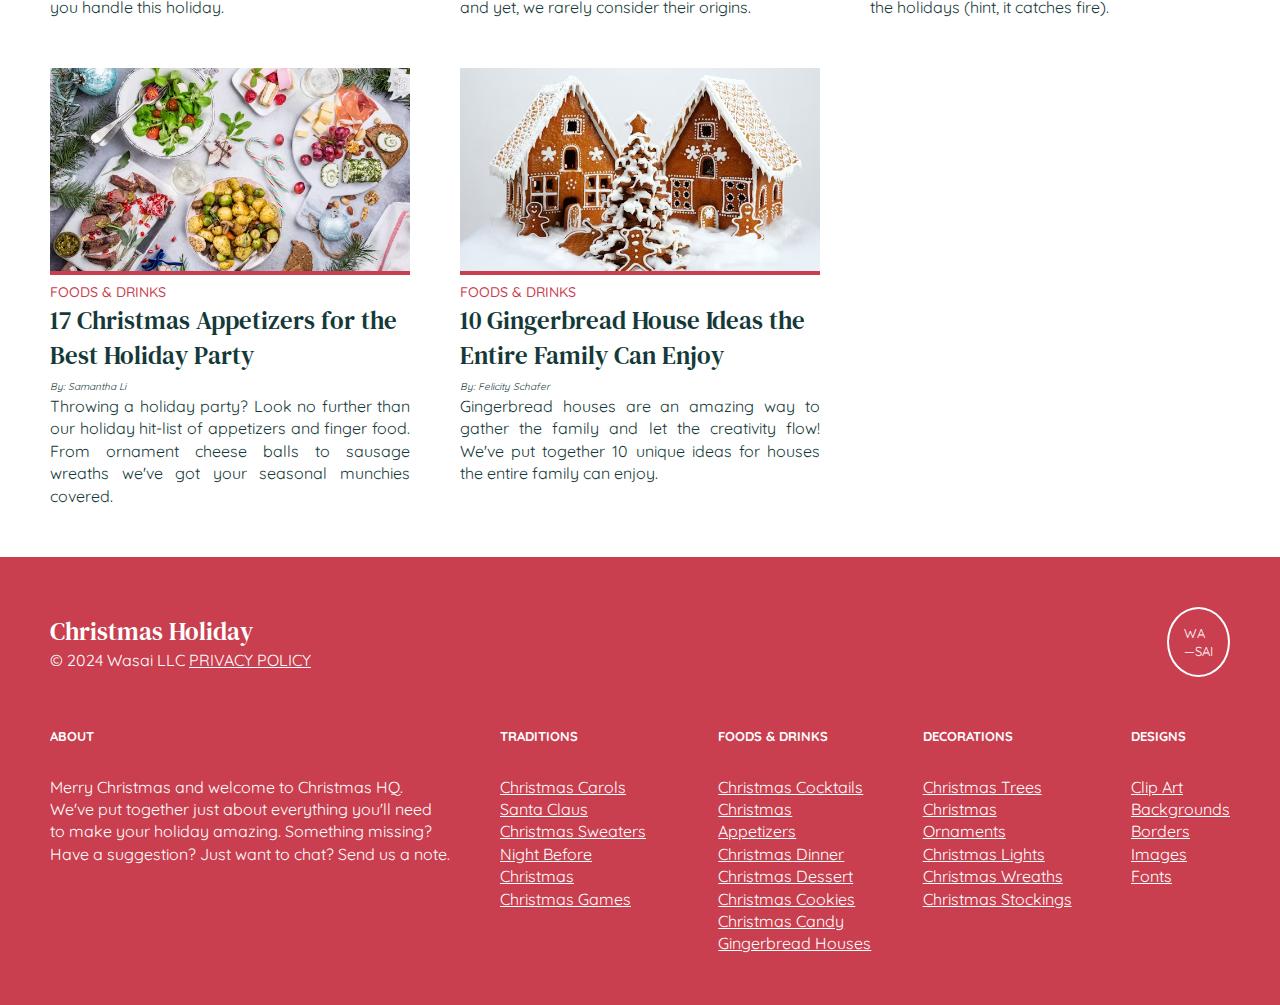
<file: foods&drinks.html>
<!DOCTYPE html>
<html lang="en">
  <head>
    <meta charset="UTF-8" />
    <meta name="viewport" content="width=device-width, initial-scale=1.0" />
    <title>Christmas Holiday</title>
    <link rel="icon" href="./IMG/logo.jpg" />
    <link rel="stylesheet" href="./style.css" />
    <link
      rel="stylesheet"
      href="https://cdnjs.cloudflare.com/ajax/libs/font-awesome/6.7.1/css/all.min.css"
    />
  </head>
  <body>
    <!--HEADER-->
    <header class="header">
      <div class="container">
        <div class="header__wrapper">
          <div class="header__logo">
            <a href="./index.html"
              ><i class="fa-solid fa-snowflake"></i> Christmas</a
            >
          </div>
          <ul class="header__nav">
            <li><a href="./tradition.html">Traditions</a></li>
            <li><a href="./foods&drinks.html" class="active">Foods & Drinks</a></li>
            <li><a href="./designs.html">Designs</a></li>
            <li><a href="./carols.html">Carols</a></li>
            <li><a href="./decor.html">Decorations</a></li>
          </ul>
          <div class="toggle__menu">
            <span></span>
            <span></span>
            <span></span>
          </div>
        </div>
      </div>
    </header>
    <!-- BANNER -->
    <section class="foodsBanner">
      <div class="container">
        <div class="foodsBanner__wrapper">
          <img src="./IMG/christmas-traditions.png" alt="" />
          <h5>Foods and Drinks</h5>
          <span>Celebrate with Santa, Gifts, Games, and Poems</span>
        </div>
      </div>
    </section>
    <!-- FOODS AND DRINKS -->
    <section class="foods">
        <div class="container">
            <div class="foods__wrapper">
                <div class="foods__cards">
              <div class="card">
                <img src="./IMG/christmas-cocktails.avif" alt="" />
                <div class="card__foodsDetails">
                  <span>FOODS & DRINKS</span>
                  <h3>
                    25 Christmas Cocktails to Ease You into a Holiday Spirit
                  </h3>
                  <small>By: Samantha Li</small>
                  <p>
                    A toast! A toast Cheers to your health this holiday. with classics ilke spiked eggnog, mulled wine, candy cane martinis, the list goes on and on- actually why not drink it all in?
                  </p>
                </div>
            </div>
              <div class="card">
                <img src="./IMG/christmas-cookies.avif" alt="" />
                <div class="card__foodsDetails">
                  <span>FOODS & DRINKS</span>
                  <h3>
                    19 Christmas Cookies to Bring the Family Hustling Home
                  </h3>
                  <small>By: Felicity Schafer</small>
                  <p>
                   From gingerbread to gingersnaps, shortoread to sugar cookies, Christmas cookies con make (or bake) the holidays. Get your seasonal fix with our 19 classic treats.
                  </p>
                </div>
            </div>
              <div class="card">
                <img src="./IMG/christmas-dinner.avif" alt="" />
                <div class="card__foodsDetails">
                  <span>FOODS & DRINKS</span>
                  <h3>
                    Christmas Dinner Ideas for the Ultimate Holiday Spread
                  </h3>
                  <small>By: Kathryn Marr</small>
                  <p>
                   All over the world on Christmas day, families and friends sit down together for a delicious Christmas dinner, sharing laughter and stories over a table laden with food and drink.
                  </p>
                </div>
            </div>
              <div class="card">
                <img src="./IMG/christmas-candy.avif" alt="" />
                <div class="card__foodsDetails">
                  <span>FOODS & DRINKS</span>
                  <h3>
                    Christmas Candies We All Know (and Mostly Love)
                  </h3>
                  <small>By: Samantha Li</small>
                  <p>
                    From sweet to salty discover the holiday treats that make the season unforgettable (for dentists of least), and see how much peppermint con you handle this holiday.
                  </p>
                </div>
            </div>
              <div class="card">
                <img src="./IMG/christmas-desserts.avif" alt="" />
                <div class="card__foodsDetails">
                  <span>FOODS & DRINKS</span>
                  <h3>
                    Christmas Desserts to Satisfy Even the Pickiest Eaters
                  </h3>
                  <small>By: Felicity Schafer</small>
                  <p>
                    For many of us the holidays mean one thing Christmas desserts Putidings, pies and cakes, these sweet delicacies are often centuries old, and yet, we rarely consider their origins.
                  </p>
                </div>
            </div>
              <div class="card">
                <img src="./IMG/christmas-pudding.avif" alt="" />
                <div class="card__foodsDetails">
                  <span>FOODS & DRINKS</span>
                  <h3>
                    Christmas Pudding: What it is and Where it Came From
                  </h3>
                  <small>By: Kathryn Marr</small>
                  <p>
                    Learn what "Oh bring us some figgy pudding" actually means, and get the low down on how Christmas pudding become so popular during the holidays (hint, it catches fire).
                  </p>
                </div>
            </div>
              <div class="card">
                <img src="./IMG/christmas-appetizers.avif" alt="" />
                <div class="card__foodsDetails">
                  <span>FOODS & DRINKS</span>
                  <h3>
                    17 Christmas Appetizers for the Best Holiday Party
                  </h3>
                  <small>By: Samantha Li</small>
                  <p>
                    Throwing a holiday party? Look no further than our holiday hit-list of appetizers and finger food. From ornament cheese balls to sausage wreaths we've got your seasonal munchies covered.
                  </p>
                </div>
            </div>
              <div class="card">
                <img src="./IMG/gingerbread-houses.avif" alt="" />
                <div class="card__foodsDetails">
                  <span>FOODS & DRINKS</span>
                  <h3>
                    10 Gingerbread House Ideas the Entire Family Can Enjoy
                  </h3>
                  <small>By: Felicity Schafer</small>
                  <p>
                    Gingerbread houses are an amazing way to gather the family and let the creativity flow! We've put together 10 unique ideas for houses the entire family can enjoy.
                  </p>
                </div>
            </div>
                </div>
            </div>
        </div>

     <!-- FOOTER -->
    <footer class="footer">
      <div class="container">
        <div class="footer__wrapper">
          <div class="footer__top">
            <ul>
              <li><h4>Christmas Holiday</h4></li>
              <li>© 2024 Wasai LLC <span>PRIVACY POLICY</span></li>
            </ul>
            <p>
              WA <br />
              —SAI
            </p>
          </div>
          <div class="footer__links">
            <ul>
              <li><small>ABOUT</small></li>
              <li>
                <p>
                  Merry Christmas and welcome to Christmas HQ. We've put
                  together just about everything you'll need to make your
                  holiday amazing. Something missing? Have a suggestion? Just
                  want to chat? Send us a note.
                </p>
              </li>
            </ul>
            <div class="footer__links--a">
              <ul>
                <li><small>TRADITIONS</small></li>
                <li><a href="">Christmas Carols</a></li>
                <li><a href="">Santa Claus</a></li>
                <li><a href="">Christmas Sweaters</a></li>
                <li><a href="">Night Before Christmas</a></li>
                <li><a href="">Christmas Games</a></li>
              </ul>
              <ul>
                <li><small>FOODS & DRINKS</small></li>
                <li><a href="">Christmas Cocktails</a></li>
                <li><a href="">Christmas Appetizers</a></li>
                <li><a href="">Christmas Dinner</a></li>
                <li><a href="">Christmas Dessert</a></li>
                <li><a href="">Christmas Cookies</a></li>
                <li><a href="">Christmas Candy</a></li>
                <li><a href="">Gingerbread Houses</a></li>
              </ul>
            </div>
            <div class="footer__links--b">
              <ul>
                <li><small>DECORATIONS</small></li>
                <li><a href="">Christmas Trees</a></li>
                <li><a href="">Christmas Ornaments</a></li>
                <li><a href="">Christmas Lights</a></li>
                <li><a href="">Christmas Wreaths</a></li>
                <li><a href="">Christmas Stockings </a></li>
              </ul>
              <ul>
                <li><small>DESIGNS</small></li>
                <li><a href="">Clip Art</a></li>
                <li><a href="">Backgrounds</a></li>
                <li><a href="">Borders</a></li>
                <li><a href="">Images</a></li>
                <li><a href="">Fonts</a></li>
              </ul>
            </div>
          </div>
        </div>
      </div>
    </footer>
    <script src="./toggle_menu.js"></script>
  </body>
</html>
</file>
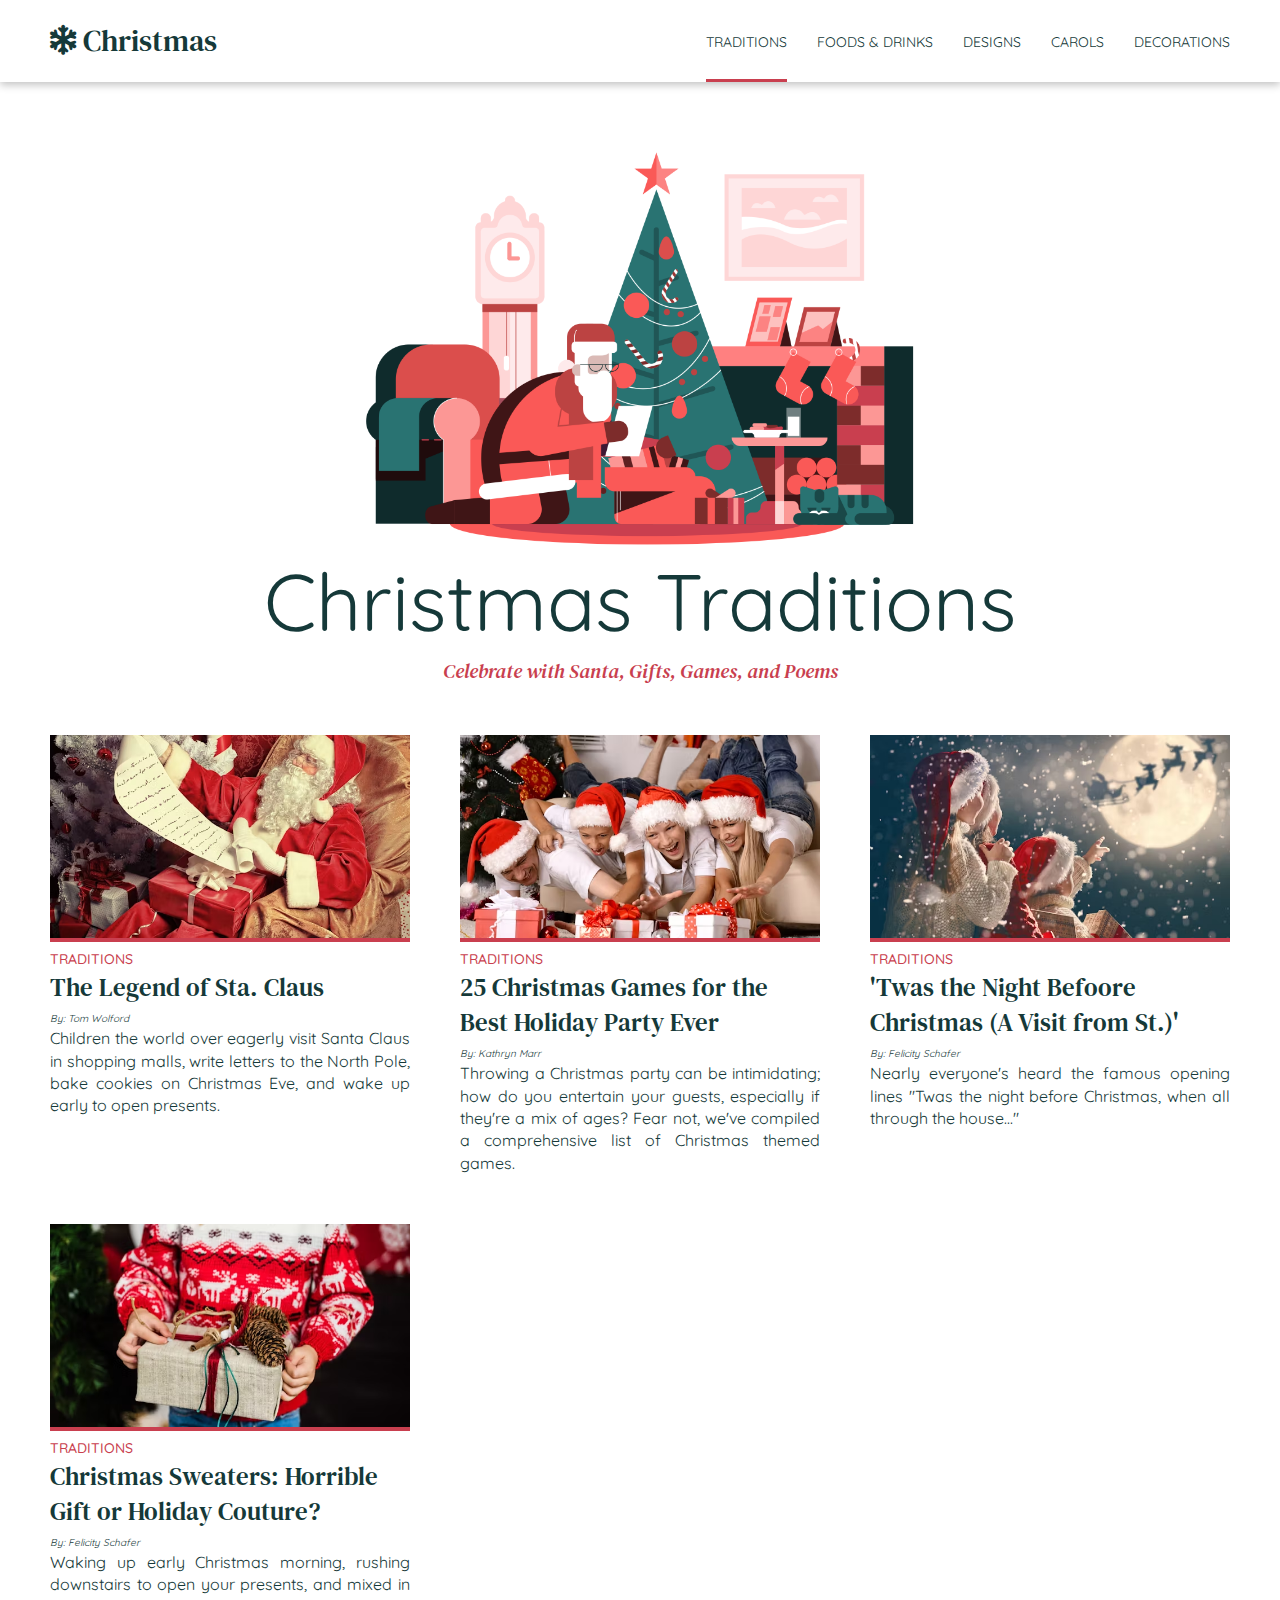
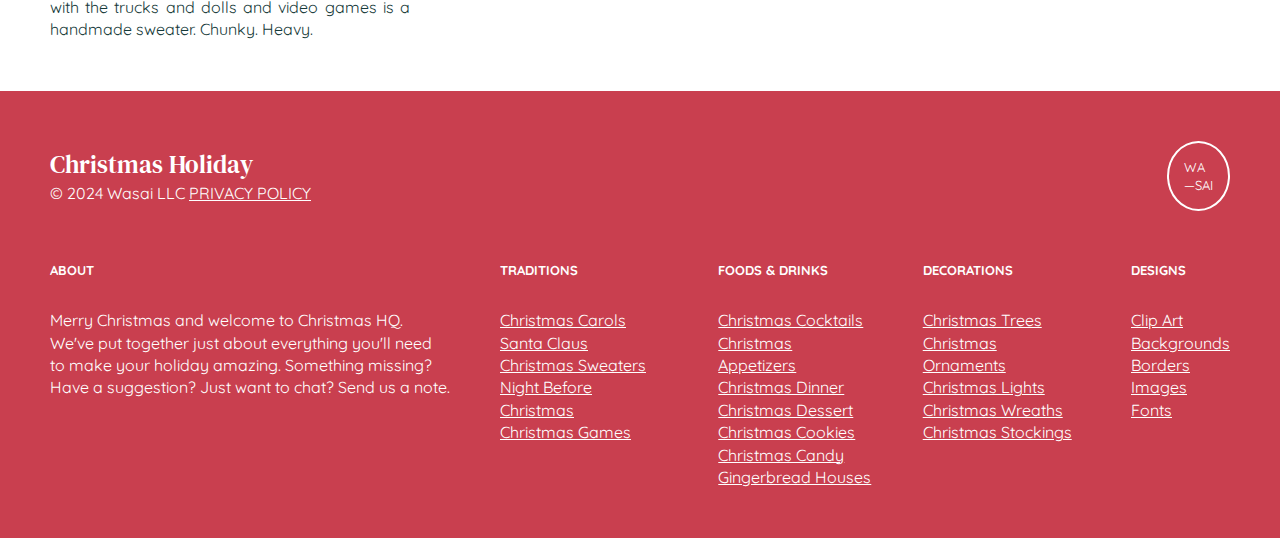
<file: tradition.html>
<!DOCTYPE html>
<html lang="en">
  <head>
    <meta charset="UTF-8" />
    <meta name="viewport" content="width=device-width, initial-scale=1.0" />
    <title>Christmas Holiday</title>
    <link rel="icon" href="./IMG/logo.jpg" />
    <link rel="stylesheet" href="./style.css" />
    <link
      rel="stylesheet"
      href="https://cdnjs.cloudflare.com/ajax/libs/font-awesome/6.7.1/css/all.min.css"
    />
  </head>
  <body>
    <!--HEADER-->
    <header class="header">
      <div class="container">
        <div class="header__wrapper">
          <div class="header__logo">
            <a href="./index.html"
              ><i class="fa-solid fa-snowflake"></i> Christmas</a
            >
          </div>
          <ul class="header__nav">
            <li><a href="./tradition.html"class="active">Traditions</a></li>
            <li><a href="./foods&drinks.html">Foods & Drinks</a></li>
            <li><a href="./designs.html">Designs</a></li>
            <li><a href="./carols.html">Carols</a></li>
            <li><a href="./decor.html">Decorations</a></li>
          </ul>
          <div class="toggle__menu">
            <span></span>
            <span></span>
            <span></span>
          </div>
        </div>
      </div>
    </header>
    <!-- BANNER -->
    <section class="traditionBanner">
      <div class="container">
        <div class="traditionBanner__wrapper">
          <img src="./IMG/christmas-traditions.png" alt="" />
          <h5>Christmas Traditions</h5>
          <span>Celebrate with Santa, Gifts, Games, and Poems</span>
        </div>
      </div>
    </section>

    <!-- CHRISTMAS TRADITIONS -->
    <section class="tradition">
        <div class="container">
            <div class="tradition__wrapper">
                <div class="tradition__cards">
              <div class="card">
                <img src="./IMG/santa-claus.avif" alt="" />
                <div class="card__traditionDetails">
                  <span>TRADITIONS</span>
                  <h3>
                    The Legend of Sta. Claus
                  </h3>
                  <small>By: Tom Wolford</small>
                  <p>
                    Children the world over eagerly visit Santa Claus in shopping malls, write letters to the North Pole, bake cookies on Christmas Eve, and wake up early to open presents.
                  </p>
                </div>
            </div>
              <div class="card">
                <img src="./IMG/christmas-games.avif" alt="" />
                <div class="card__traditionDetails">
                  <span>TRADITIONS</span>
                  <h3>
                    25 Christmas Games for the Best Holiday Party Ever
                  </h3>
                  <small>By: Kathryn Marr</small>
                  <p>Throwing a Christmas party can be intimidating; how do you entertain your guests, especially if they're a mix of ages? Fear not, we've compiled a comprehensive list of Christmas themed games.</p>
                </div>
            </div>
              <div class="card">
                <img src="./IMG/twas-the-night-before-christmas.avif" alt="" />
                <div class="card__traditionDetails">
                  <span>TRADITIONS</span>
                  <h3>
                    'Twas the Night Befoore Christmas (A Visit from St.)'
                  </h3>
                  <small>By: Felicity Schafer</small>
                  <p>
                    Nearly everyone's heard the famous opening lines "Twas the night before Christmas, when all through the house..."
                  </p>
                </div>
            </div>
              <div class="card">
                <img src="./IMG/christmas-sweaters.avif" alt="" />
                <div class="card__traditionDetails">
                  <span>TRADITIONS</span>
                  <h3>
                    Christmas Sweaters: Horrible Gift or Holiday Couture?
                  </h3>
                  <small>By: Felicity Schafer</small>
                  <p>
                    Waking up early Christmas morning, rushing downstairs to open your presents, and mixed in with the trucks and dolls and video games is a handmade sweater. Chunky. Heavy. 
                  </p>
            </div>    </div>
            </div>
        </div>
    </section>

    <!-- FOOTER -->
    <footer class="footer">
      <div class="container">
        <div class="footer__wrapper">
          <div class="footer__top">
            <ul>
              <li><h4>Christmas Holiday</h4></li>
              <li>© 2024 Wasai LLC <span>PRIVACY POLICY</span></li>
            </ul>
            <p>
              WA <br />
              —SAI
            </p>
          </div>
          <div class="footer__links">
            <ul>
              <li><small>ABOUT</small></li>
              <li>
                <p>
                  Merry Christmas and welcome to Christmas HQ. We've put
                  together just about everything you'll need to make your
                  holiday amazing. Something missing? Have a suggestion? Just
                  want to chat? Send us a note.
                </p>
              </li>
            </ul>
            <div class="footer__links--a">
              <ul>
                <li><small>TRADITIONS</small></li>
                <li><a href="">Christmas Carols</a></li>
                <li><a href="">Santa Claus</a></li>
                <li><a href="">Christmas Sweaters</a></li>
                <li><a href="">Night Before Christmas</a></li>
                <li><a href="">Christmas Games</a></li>
              </ul>
              <ul>
                <li><small>FOODS & DRINKS</small></li>
                <li><a href="">Christmas Cocktails</a></li>
                <li><a href="">Christmas Appetizers</a></li>
                <li><a href="">Christmas Dinner</a></li>
                <li><a href="">Christmas Dessert</a></li>
                <li><a href="">Christmas Cookies</a></li>
                <li><a href="">Christmas Candy</a></li>
                <li><a href="">Gingerbread Houses</a></li>
              </ul>
            </div>
            <div class="footer__links--b">
              <ul>
                <li><small>DECORATIONS</small></li>
                <li><a href="">Christmas Trees</a></li>
                <li><a href="">Christmas Ornaments</a></li>
                <li><a href="">Christmas Lights</a></li>
                <li><a href="">Christmas Wreaths</a></li>
                <li><a href="">Christmas Stockings </a></li>
              </ul>
              <ul>
                <li><small>DESIGNS</small></li>
                <li><a href="">Clip Art</a></li>
                <li><a href="">Backgrounds</a></li>
                <li><a href="">Borders</a></li>
                <li><a href="">Images</a></li>
                <li><a href="">Fonts</a></li>
              </ul>
            </div>
          </div>
        </div>
      </div>
    </footer>
    <script src="./toggle_menu.js"></script>
  </body>
</html>
</file>
<file: style.css>
@import url("https://fonts.googleapis.com/css2?family=DM+Serif+Text:ital@0;1&family=Quicksand:wght@300..700&display=swap");

:root {
  --clr-primary: #153939;
  --clr-secondary: #c93f4f;
  --clr-dark: #2b2b2b;
  --clr-light: #fff;
  --font-primary: "Quicksand", sans-serif;
  --font-secondary: "DM Serif Text", sans-serif;
}

* {
  -webkit-box-sizing: border-box;
  -moz-box-sizing: border-box;
  box-sizing: border-box;
}
*:before,
*:after {
  -webkit-box-sizing: border-box;
  -moz-box-sizing: border-box;
  box-sizing: border-box;
}
html,
body,
div,
span,
applet,
object,
iframe,
h1,
h2,
h3,
h4,
h5,
h6,
p,
blockquote,
pre,
a,
abbr,
acronym,
address,
big,
cite,
code,
del,
dfn,
em,
font,
ins,
kbd,
q,
s,
samp,
small,
strike,
strong,
sub,
sup,
tt,
var,
dl,
dt,
dd,
ol,
ul,
li,
fieldset,
form,
label,
legend,
table,
caption,
tbody,
tfoot,
thead,
tr,
th,
td {
  border: 0;
  font-family: inherit;
  font-size: 100%;
  font-style: inherit;
  font-weight: inherit;
  margin: 0;
  outline: 0;
  padding: 0;
  vertical-align: baseline;
  scroll-behavior: smooth;
  list-style: none;
}
html {
  font-size: 62.5%;
  height: 100%;
}
body {
  color: var(--clr-dark);
  font-family: var(--font-primary);
  font-size: 1.6rem;
  overflow-x: hidden;
  line-height: 1.4;
}
table {
  border-collapse: collapse;
  border-spacing: 0;
}
article,
aside,
footer,
header,
nav,
section,
time {
  display: block;
}
a {
  text-decoration: none;
}
img {
  max-width: 100%;
}
.container {
  width: 100%;
  max-width: 140rem;
  margin: 0 auto;
  padding: 0 5rem;
}

/* HEADER */
.header {
  padding: 2rem 0;
  box-shadow: rgba(0, 0, 0, 0.24) 0px 3px 8px;
  background-color: var(--clr-light);
}
.header__wrapper {
  display: flex;
  justify-content: space-between;
  align-items: center;
}
.header__logo a {
  font-size: 3rem;
  font-family: var(--font-secondary);
  color: var(--clr-primary);
}
.header__nav {
  display: flex;
  gap: 3rem;
  text-transform: uppercase;
}
.header__nav li a {
  color: var(--clr-primary);
  font-size: 1.4rem;
  position: relative;
}
.header__nav li a::after {
  position: absolute;
  content: "";
  width: 0;
  height: 3px;
  background-color: var(--clr-secondary);
  left: 0;
  bottom: -3.1rem;
  transition: all 0.3s ease;
}
.header__nav li a:hover::after,
.header__nav li a.active::after {
  width: 100%;
}

/* HEADER MOBILE */
.header .toggle__menu span {
  background-color: var(--clr-primary);
  width: 3rem;
  height: 0.3rem;
  display: block;
  border: 2px solid var(--clr-primary);
  border-radius: 1rem;
  transition: all 0.5s ease;
}
.header .toggle__menu {
  display: none;
}

@media screen and (max-width: 520px) {
  .header .toggle__menu {
    display: flex;
    flex-direction: column;
    gap: 0.5rem;
  }
  .header {
    position: fixed;
    width: 100%;
    background-color: var(--clr-light);
    z-index: 99;
  }
  .header__nav {
    position: fixed;
    flex-direction: column;
    background-color: var(--clr-light);
    top: 0;
    text-align: center;
    justify-content: center;
    align-items: center;
    width: 100%;
    height: 100vh;
    margin-top: 22rem;
    transform: translateY(-14rem);
    z-index: 99;
    right: -100%;
    transition: all 0.5s ease;
  }
  .header__nav.open {
    right: 0;
  }
  .header img {
    width: 10rem;
  }
  .header__nav li a {
    font-size: 2rem;
  }
  .header__nav li a::after {
    background-color: unset;
  }
  .header__nav li a:hover,
  .header__nav li a:active {
    color: var(--clr-secondary);
  }
  .toggle__menu.open span:first-child {
    transform: translate(0, 6px) rotate(225deg);
    transition: all 0.5s ease;
  }
  .toggle__menu.open span:nth-child(2) {
    opacity: 0;
    transition: all 0.5s ease;
  }
  .toggle__menu.open span:last-child {
    transform: translate(0, -11px) rotate(-225deg);
    transition: all 0.5s ease;
  }
}

/* HOME BANNER */
.homeBanner {
  padding-top: 7rem;
  background-color: var(--clr-primary);
  height: 72rem;
}
.homeBanner__wrapper h1 {
  font-family: var(--font-secondary);
  color: var(--clr-light);
  font-size: 8rem;
  text-align: center;
  margin-bottom: 5rem;
}
.homeBanner__wrapper p {
  max-width: 60rem;
  color: var(--clr-light);
  margin: 0 auto;
  text-align: center;
}
.homeBanner__wrapper img {
  margin: 10rem 0;
  width: 100%;
}

/* HOME BANNER MOBILE */
@media screen and (max-width: 520px) {
  .homeBanner {
    padding-top: 10rem;
    height: 50rem;
  }
  .homeBanner h1 {
    font-size: 3rem;
  }
  .homeBanner img {
    margin-top: 10rem;
    margin-bottom: 0;
  }
  .homeBanner p {
    max-width: 40rem;
  }
}

/* HOME HOLIDAY */
.homeHoliday {
  padding-top: 5rem;
  margin-top: 10rem;
}
.homeHoliday__wrapper {
  display: grid;
  grid-template-columns: 2.5fr 1fr;
  gap: 5rem;
}
.homeHoliday__left {
  border-right: 1px solid rgba(18, 17, 17, 0.1);
  padding-right: 5rem;
}
.homeHoliday__left small {
  color: var(--clr-secondary);
  font-size: 1.4rem;
  font-weight: 500;
}
.homeHoliday__left h2 {
  font-size: 5rem;
  font-family: var(--font-secondary);
  color: var(--clr-primary);
  line-height: 5rem;
  max-width: 50rem;
  padding: 1.3rem 0;
}
.homeHoliday__cards {
  padding: 5rem 0;
  display: grid;
  grid-template-columns: 1fr 1fr;
  gap: 3rem;
}
.homeHoliday__right {
  margin-top: 70rem;
}
.homeHoliday__right h4 {
  font-size: 2.5rem;
  margin-bottom: 2rem;
  color: var(--clr-primary);
}

/* ITEM */
.item {
  display: flex;
  align-items: center;
  gap: 3rem;
  margin-bottom: 2rem;
}
.item img {
  width: 10rem;
  height: 10rem;
  object-fit: cover;
}
.item__details h5 {
  font-size: 2rem;
  font-family: var(--font-secondary);
  line-height: 2rem;
  margin-bottom: 0.5;
}
.item__details small {
  font-size: 1.3rem;
  font-style: italic;
  font-weight: 200;
  color: var(--clr-primary);
}

/* HOME HOLIDAY MOBILE */
@media screen and (max-width: 520px) {
  .homeHoliday__left h2 {
    font-size: 3rem;
    line-height: 4rem;
  }
  .homeHoliday__cards {
    grid-template-columns: 1fr;
    gap: 3rem;
  }
  .homeHoliday__wrapper {
    grid-template-columns: 1fr;
    gap: unset;
  }
  .homeHoliday__left {
    border-right: unset;
    padding-right: unset;
  }
  .homeHoliday__right,
  .homeHoliday {
    margin-top: unset;
  }
}

/* HOME DESIGN */
.homeDesign {
  padding: 5rem 0;
  margin-bottom: 10rem;
}
.homeDesign__wrapper {
  background-color: var(--clr-secondary);
  color: var(--clr-light);
  height: 68rem;
  padding: 5rem 7rem;
  text-align: center;
  position: relative;
}
.homeDesign__details small {
  font-size: 1.3rem;
}
.homeDesign__details h2 {
  font-size: 5rem;
  font-family: var(--font-secondary);
  margin-bottom: 3rem;
}
.homeDesign__details p {
  max-width: 60rem;
  margin: 0 auto;
}
.homeDesign__img {
  margin-bottom: 8.1rem;
}
.homeDesign__img img:first-child {
  position: absolute;
  left: 10rem;
  top: 7rem;
  width: 25rem;
}
.homeDesign__img img:last-child {
  position: absolute;
  right: 10rem;
  top: 7rem;
  width: 25rem;
}
.homeDesign__content {
  border-top: 4px solid var(--clr-secondary);
  background-color: var(--clr-light);
  box-shadow: rgba(149, 157, 165, 0.2) 0px 8px 24px;
  display: flex;
}
.homeDesign__card {
  display: flex;
  flex-direction: column;
  gap: 2rem;
  color: var(--clr-dark);
  padding: 3rem 2rem;
  text-align: left;
  border-right: 1px solid rgba(18, 17, 17, 0.1);
}
.homeDesign__card h4 {
  font-family: var(--font-secondary);
  font-size: 2.5rem;
}
.homeDesign__card small {
  font-size: 1.3rem;
}

/* HOME DESIGN MOBILE */
@media screen and (max-width: 520px) {
  .homeDesign__img {
    display: none;
  }
  .homeDesign__content {
    margin-top: 5rem;
    flex-direction: column;
    background-color: unset;
    box-shadow: unset;
  }
  .homeDesign__wrapper {
    height: 100%;
  }
  .homeDesign__card {
    background-color: var(--clr-light);
    margin-bottom: 2rem;
    box-shadow: rgba(149, 157, 165, 0.2) 0px 8px 24px;
  }
  .homeDesign__details h2 {
    font-size: 3rem;
  }
  .homeDesign {
    margin-bottom: unset;
  }
}

/* HOME TRADITION */
.homeTradition {
  padding: 5rem 0;
}
.homeTradition__wrapper {
  display: grid;
  grid-template-columns: 2.5fr 1.3fr;
  gap: 5rem;
}
.homeTradition__item {
  display: flex;
  align-items: center;
  gap: 3rem;
  margin-bottom: 3.5rem;
}
.homeTradition__item img {
  width: 35rem;
}
.homeTradition__item span {
  color: var(--clr-secondary);
  font-size: 1.4rem;
  font-weight: 500;
}
.homeTradition__item h4 {
  font-size: 2.5rem;
  font-family: var(--font-secondary);
  line-height: 3rem;
  color: var(--clr-primary);
}
.homeTradition__item small {
  font-size: 1.3rem;
  font-style: italic;
  font-weight: 200;
  color: var(--clr-primary);
}
.homeTradition__item p {
  margin-top: 1rem;
  color: var(--clr-primary);
}
.homeTradition__item--title {
  margin-bottom: 2rem;
}
.homeTradition__mail {
  border-image: url(./IMG/border.png) 5 fill;
  height: 67rem;
  display: flex;
  flex-direction: column;
  align-items: center;
  justify-content: center;
}
.homeTradition__mail small {
  color: var(--clr-primary);
  font-family: var(--font-secondary);
  font-size: 1.3rem;
}
.homeTradition__mail h2 {
  color: var(--clr-primary);
  font-family: var(--font-secondary);
  font-size: 5rem;
  margin: 1rem 0;
}
.homeTradition__mail--info {
  display: flex;
  flex-direction: column;
  gap: 1rem;
  padding: 2rem 0;
}
.homeTradition__mail--info input {
  padding: 1rem 2rem;
  outline-color: var(--clr-primary);
}
.homeTradition__mail--info input::placeholder {
  color: var(--clr-primary);
}
.homeTradition__flakes {
  color: var(--clr-primary);
  position: relative;
}
.flakes-1 {
  position: absolute;
  font-size: 5rem;
  left: 16rem;
  top: 30rem;
  clip-path: rect(10px 19px 90% 0%);
}
.flakes-2 {
  position: absolute;
  font-size: 5rem;
  bottom: 13.2rem;
  right: 12rem;
  clip-path: rect(30px 50px 90% 0%);
}
.flakes-3 {
  position: absolute;
  font-size: 3rem;
  top: 25rem;
  right: 10rem;
}
.flakes-4 {
  position: absolute;
  font-size: 3rem;
  bottom: 10rem;
  left: 10rem;
}
.flakes-5 {
  position: absolute;
  font-size: 2rem;
  bottom: 5rem;
  right: 10rem;
}

/* HOME TRADITION MOBILE */
@media screen and (max-width: 520px) {
  .homeTradition__wrapper {
    grid-template-columns: 1fr;
  }
  .homeTradition__item {
    flex-direction: column;
  }
  .homeTradition__item img {
    width: 100%;
  }
  .flakes-1 {
    left: 14.5rem;
  }
}

/* HOME CAROLS */

.homeCarols {
  padding: 5rem 0;
  margin-bottom: 10rem;
}
.homeCarols__wrapper {
  background-color: var(--clr-secondary);
  color: var(--clr-light);
  height: 55rem;
  padding: 5rem 7rem;
  text-align: center;
  position: relative;
}
.homeCarols__details small {
  font-size: 1.3rem;
}
.homeCarols__details h2 {
  font-size: 5rem;
  font-family: var(--font-secondary);
  margin-bottom: 3rem;
}
.homeCarols__details p {
  max-width: 60rem;
  margin: 0 auto;
}
.homeCarols__img {
  margin-bottom: 8.1rem;
}
.homeCarols__img img:first-child {
  position: absolute;
  left: 10rem;
  top: 7rem;
  width: 25rem;
}
.homeCarols__img img:last-child {
  position: absolute;
  right: 10rem;
  top: 7rem;
  width: 25rem;
  margin-bottom: 0;
}
.homeCarols__content {
  border-top: 4px solid var(--clr-secondary);
  background-color: var(--clr-light);
  box-shadow: rgba(149, 157, 165, 0.2) 0px 8px 24px;
  display: flex;
}
.homeCarols__item {
  display: flex;
  flex-direction: column;
  gap: 2rem;
  color: var(--clr-dark);
  padding: 3rem 2rem;
  text-align: left;
  border-right: 1px solid rgba(18, 17, 17, 0.1);
}
.homeCarols__item h2 {
  font-family: var(--font-secondary);
  font-size: 2.5rem;
}
.homeCarols__item small {
  font-size: 1.3rem;
}
.homeCarols__item ul {
  color: var(--clr-primary);
  display: flex;
  align-items: center;
  text-align: left;
  gap: 1rem;
  margin-bottom: 0;
}
.homeCarols__item span {
  padding: 0.7rem 1.3rem;
  letter-spacing: -0.1;
  background: var(--clr-secondary);
  border-radius: 100%;
  color: var(--clr-light);
}
.homeCarols__item p {
  font-family: var(--font-secondary);
  color: var(--clr-primary);
  line-height: 1.5rem;
}
.homeCarols__item small {
  color: var(--clr-primary);
  font-size: 1.2rem;
}

/* HOME CAROLS MOBILE */
@media screen and (max-width: 520px) {
  .homeCarols__img {
    display: none;
  }
  .homeCarols__details h2 {
    font-size: 3rem;
  }
  .homeCarols__content {
    margin-top: 5rem;
    flex-direction: column;
    background-color: unset;
    box-shadow: unset;
  }
  .homeCarols__wrapper {
    height: 100%;
  }
  .homeCarols__item {
    border-right: unset;
    background-color: var(--clr-light);
    margin-bottom: 2rem;
  }
  .homeCarols {
    margin-bottom: unset;
  }
}

/* HOME DECORATIONS */
.homeDecorations {
  padding-top: 5rem;
  margin-top: 10rem;
}
.homeDecorations__wrapper {
  display: grid;
  grid-template-columns: 2.5fr 1fr;
  gap: 5rem;
}
.homeDecorations__left {
  border-right: 1px solid rgba(18, 17, 17, 0.1);
  padding-right: 5rem;
}
.homeDecorations__left small {
  color: var(--clr-secondary);
  font-size: 1.4rem;
  font-weight: 500;
  margin-top: 5rem;
  margin-bottom: 0;
  line-height: 2rem;
}
.homeDecorations__left h2 {
  font-size: 2.5rem;
  font-family: var(--font-secondary);
  color: var(--clr-primary);
  line-height: 1.5rem;
  max-width: 50rem;
  padding: 1.3rem 0;
  margin-bottom: 3rem;
}
.homeDecorations__left span {
  font-size: 1.3rem;
  font-style: italic;
  color: var(--clr-primary);
}
.homeDecorations__left p {
  color: var(--clr-primary);
  max-width: 80rem;
  text-align: justify;
  margin-bottom: 3rem;
}
.homeDecorations__left img {
  border-bottom: 4px solid var(--clr-secondary);
  margin-bottom: 1rem;
}

.homeDecorations__item {
  padding: 5rem 0;
  display: grid;
  gap: 3rem;
}
.homeDecorations__right {
  margin-top: 0;
}
.homeDecorations__right h4 {
  font-size: 2.5rem;
  margin-bottom: 2rem;
  color: var(--clr-primary);
}

/* HOME DECORATIONS MOBILE */
@media screen and (max-width: 520px) {
  .homeDecorations__left h2 {
    font-size: 3rem;
    line-height: 4rem;
  }
  .homeDecorations__item {
    grid-template-columns: 1fr;
    gap: 3rem;
  }
  .homeDecorations__wrapper {
    grid-template-columns: 1fr;
    gap: unset;
  }
  .homeDecorations__left {
    border-right: unset;
    padding-right: unset;
  }
  .homeDecorations__right,
  .homeDecorations {
    margin-top: unset;
  }
  .homeDecorations__right h4 {
    margin-top: 2rem;
  }
  .homeDecorations__left h2 {
    margin-bottom: 2rem;
    margin-top: unset;
    font-size: 3rem;
  }
}

/* FOOTER */

.footer {
  padding: 5rem 0;
  background-color: var(--clr-secondary);
  color: var(--clr-light);
}
.footer__top {
  display: flex;
  justify-content: space-between;
  align-items: center;
  margin-bottom: 5rem;
}
.footer__top h4 {
  font-size: 2.5rem;
  font-family: var(--font-secondary);
}
.footer__top p {
  border: 2px solid var(--clr-light);
  padding: 1.5rem;
  border-radius: 50%;
  font-size: 1.3rem;
}
.footer__top span {
  text-decoration: underline;
  text-transform: uppercase;
}
.footer__links {
  display: flex;
  gap: 5rem;
}
.footer__links ul:first-child {
  max-width: 40rem;
}
.footer__links ul li:first-child {
  margin-bottom: 3rem;
  font-size: 1.3rem;
  font-weight: 700;
}
.footer__links--a ul li a,
.footer__links--b ul li a {
  text-decoration: underline;
  color: var(--clr-light);
}
.footer__links--a,
.footer__links--b {
  display: flex;
  gap: 5rem;
}

/* FOOTER */

@media screen and (max-width: 520px) {
  .footer__links {
    flex-direction: column;
    justify-content: center;
  }
}

/* DESIGN BANNER */
.designBanner {
  padding: 5rem 0;
}
.designBanner__wrapper {
  display: flex;
  flex-direction: column;
  align-items: center;
  justify-content: center;
}
.designBanner h1 {
  font-size: 8rem;
  color: var(--clr-primary);
  letter-spacing: -0.5rem;
}
.designBanner h5 {
  color: var(--clr-secondary);
  font-style: italic;
  font-weight: 200;
  font-size: 2rem;
  font-family: var(--font-secondary);
  max-width: 48rem;
  text-align: center;
}

/* DESIGN ART */
.art {
  padding: 5rem 0;
}
.art h2 {
  font-family: var(--font-secondary);
  font-size: 5rem;
  text-align: center;
}
.art__title {
  padding-top: 5rem;
  display: flex;
  justify-content: center;
  color: var(--clr-light);
}
.art__wrapper {
  background-color: var(--clr-secondary);
  height: 60rem;
  margin-bottom: 10rem;
}
.grid {
  box-shadow: rgba(14, 30, 37, 0.12) 0px 2px 4px 0px,
    rgba(14, 30, 37, 0.32) 0px 2px 16px 0px;
  background-color: var(--clr-light);
  display: flex;
  flex-direction: column;
  align-items: start;
  transition: all 0.5s ease;
  z-index: 1;
}
.grid:hover {
  transform: translateY(-2rem);
  transition: all 0.5s ease;
}
.grid img {
  display: block;
  width: 100%;
  height: 100%;
  z-index: 99;
  transition: all 0.5s ease;
  object-fit: cover;
  overflow: hidden;
  border-bottom: 4px solid var(--clr-secondary);
}
.grid__text {
  padding: 1rem;
  background-color: var(--clr-light);
}
.grid__text h5 {
  font-family: var(--font-secondary);
  font-size: 2rem;
  color: var(--clr-primary);
}
.grid__text a {
  font-size: 1.2rem;
  color: var(--clr-secondary);
}
.art--a {
  grid-area: a;
}
.art--b {
  grid-area: b;
}
.art--c {
  grid-area: c;
}
.art--d {
  grid-area: d;
}
.art--e {
  grid-area: e;
}
.art--f {
  grid-area: f;
}
.art--g {
  grid-area: g;
}
.art__content {
  padding: 5rem;
  display: grid;
  grid-template-areas:
    "a c e e f"
    "b d e e g";
  gap: 3rem;
  place-content: center;
}
.art--e h2 {
  font-family: var(--font-secondary);
  color: var(--clr-primary);
  font-size: 5rem;
  text-align: left;
  line-height: 7rem;
}
.art--e > .grid__text {
  padding: 3rem;
}
.art--g {
  display: flex;
  flex-direction: column;
  justify-content: center;
  align-items: center;
  color: var(--clr-secondary);
  background-color: var(--clr-light);
}
.art--g:hover {
  color: var(--clr-light);
  background-color: var(--clr-secondary);
}
.art--g h3 {
  font-size: 3rem;
  font-family: var(--font-secondary);
}

/* DESIGN ART MOBILE */
@media screen and (max-width: 520px) {
  .designBanner {
    padding-top: 10rem;
  }
  .art__wrapper {
    height: 100%;
    margin-bottom: unset;
  }
  .art__content {
    grid-template-areas:
      "a"
      "b"
      "c"
      "d"
      "e"
      "f"
      "g";
  }
  .art--e h2 {
    font-size: 2rem;
    line-height: 0;
  }
  .art--e > .grid__text {
    padding: 1rem;
  }
  .grid:hover {
    transform: unset;
  }
  .designBanner h1 {
    font-size: 4rem;
    margin-bottom: 1rem;
    letter-spacing: unset;
  }
}

/* TRADITIONS BANNER */

.traditionBanner {
  padding-top: 7rem;
}

.traditionBanner__wrapper {
  display: flex;
  flex-direction: column;
  align-items: center;
}

.traditionBanner__wrapper h5 {
  font-family: var(--font-primary);
  color: var(--clr-primary);
  font-size: 8rem;
  text-align: center;
  margin-bottom: 0;
}
.traditionBanner__wrapper span {
  font-family: var(--font-secondary);
  color: var(--clr-secondary);
  font-style: italic;
  text-align: center;
  font-size: 2rem;
}
.traditionBanner__wrapper img {
  width: 50%;
}

/* TRADITION CONTENT */

.tradition__wrapper {
  gap: 5rem;
  flex-direction: column;
  align-items: center;
  justify-content: center;
}

.tradition__cards {
  padding: 5rem 0;
  grid-template-columns: 1fr 1fr 1fr;
  gap: 5rem;
  justify-content: center;
  display: grid;
}

.card__traditionDetails span {
  color: var(--clr-secondary);
  font-size: 1.4rem;
  font-weight: 500;
}
.card__traditionDetails h3 {
  font-family: var(--font-secondary);
  color: var(--clr-primary);
  font-size: 2.5rem;
}
.card__traditionDetails small {
  font-style: italic;
  color: var(--clr-primary);
  font-size: 1rem;
}
.card__traditionDetails p {
  color: var(--clr-primary);
  text-align: justify;
}

/* TRADITION MOBILE */
@media screen and (max-width: 520px) {
  .tradition__cards {
    gap: 3rem;
    display: unset;
  }
  .traditionBanner {
    padding-top: 10rem;
  }
  .traditionBanner__wrapper img {
    width: 100%;
    margin-bottom: 3rem;
  }
  .traditionBanner__wrapper h5 {
    font-size: 3.5rem;
  }
  .traditionBanner__wrapper span {
    font-size: 1.5rem;
    margin-bottom: 5rem;
  }
  .card__traditionDetails p {
    margin-bottom: 3rem;
  }
}

/* CAROLS BANNER */

.carolsBanner {
  padding-top: 7rem;
  margin-bottom: 5rem;
}
.carolsBanner__wrapper {
  display: flex;
  flex-direction: column;
  align-items: center;
}
.carolsBanner__wrapper h5 {
  font-family: var(--font-primary);
  color: var(--clr-primary);
  font-size: 8rem;
  text-align: center;
  margin-bottom: 0;
}
.carolsBanner__wrapper span {
  font-family: var(--font-secondary);
  color: var(--clr-secondary);
  font-style: italic;
  text-align: center;
  font-size: 2rem;
}
.carolsBanner__wrapper img {
  width: 50%;
}

/* CAROLS CONTENT */

.carols__wrapper {
  gap: 5rem;
  flex-direction: column;
  align-items: center;
  justify-content: center;
}

.carols__cards {
  padding: 5rem 0;
  grid-template-columns: 1fr 1fr 1fr;
  gap: 5rem;
  justify-content: center;
  display: grid;
}

.card__carolsDetails span {
  color: var(--clr-secondary);
  font-size: 1.4rem;
  font-weight: 500;
}
.card__carolsDetails h3 {
  font-family: var(--font-secondary);
  color: var(--clr-primary);
  font-size: 2.5rem;
}
.card__carolsDetails small {
  font-style: italic;
  color: var(--clr-primary);
  font-size: 1rem;
}
.card__carolsDetails p {
  color: var(--clr-primary);
  text-align: justify;
}

/* CAROLS MOBILE */

@media screen and (max-width: 520px) {
  .carols__cards {
    gap: 3rem;
    display: unset;
  }
  .carolsBanner {
    padding-top: 10rem;
  }
  .carolsBanner__wrapper h5 {
    font-size: 4rem;
  }
  .carolsBanner__wrapper span {
    font-size: 1.5rem;
  }
  .card__carolsDetails {
    margin-bottom: 3rem;
  }
  .carolsBanner__wrapper img {
    width: 100%;
  }
}

/* FOODS AND DRINKS BANNER */
.foodsBanner {
  padding-top: 7rem;
}

.foodsBanner__wrapper {
  display: flex;
  flex-direction: column;
  align-items: center;
}

.foodsBanner__wrapper h5 {
  font-family: var(--font-primary);
  color: var(--clr-primary);
  font-size: 8rem;
  text-align: center;
  margin-bottom: 0;
}
.foodsBanner__wrapper span {
  font-family: var(--font-secondary);
  color: var(--clr-secondary);
  font-style: italic;
  text-align: center;
  font-size: 2rem;
}
.foodsBanner__wrapper img {
  width: 50%;
}

/* FOODS & DRINKS CONTENT */
.foods__wrapper {
  gap: 5rem;
  flex-direction: column;
  align-items: center;
  justify-content: center;
}

.foods__cards {
  padding: 5rem 0;
  grid-template-columns: 1fr 1fr 1fr;
  gap: 5rem;
  justify-content: center;
  display: grid;
}

.card__foodsDetails span {
  color: var(--clr-secondary);
  font-size: 1.4rem;
  font-weight: 500;
}
.card__foodsDetails h3 {
  font-family: var(--font-secondary);
  color: var(--clr-primary);
  font-size: 2.5rem;
}
.card__foodsDetails small {
  font-style: italic;
  color: var(--clr-primary);
  font-size: 1rem;
}
.card__foodsDetails p {
  color: var(--clr-primary);
  text-align: justify;
}

/* FOODS & DRINKS MOBILE */
@media screen and (max-width: 520px) {
  .foods__cards {
    gap: 3rem;
    display: unset;
  }
  .foodsBanner {
    padding-top: 10rem;
  }
  .foodsBanner__wrapper img {
    width: 100%;
    margin-bottom: 3rem;
  }
  .foodsBanner__wrapper h5 {
    font-size: 4rem;
  }
  .foodsBanner__wrapper span {
    font-size: 1.5rem;
    margin-bottom: 5rem;
  }
  .card__foodsDetails p {
    margin-bottom: 3rem;
  }
}

/* DECORATIONS BANNER */
.decorBanner {
  padding-top: 7rem;
}

.decorBanner__wrapper {
  display: flex;
  flex-direction: column;
  align-items: center;
}

.decorBanner__wrapper h5 {
  font-family: var(--font-primary);
  color: var(--clr-primary);
  font-size: 8rem;
  text-align: center;
  margin-bottom: 0;
}
.decorBanner__wrapper span {
  font-family: var(--font-secondary);
  color: var(--clr-secondary);
  font-style: italic;
  text-align: center;
  font-size: 2rem;
}
.decorBanner__wrapper img {
  width: 50%;
}

/* DECORATIONS CONTENT */
.decor__wrapper {
  gap: 5rem;
  flex-direction: column;
  align-items: center;
  justify-content: center;
}

.decor__cards {
  padding: 5rem 0;
  grid-template-columns: 1fr 1fr 1fr;
  gap: 5rem;
  justify-content: center;
  display: grid;
}

.card__decorDetails span {
  color: var(--clr-secondary);
  font-size: 1.4rem;
  font-weight: 500;
}
.card__decorDetails h3 {
  font-family: var(--font-secondary);
  color: var(--clr-primary);
  font-size: 2.5rem;
}
.card__decorDetails small {
  font-style: italic;
  color: var(--clr-primary);
  font-size: 1rem;
}
.card__decorDetails p {
  color: var(--clr-primary);
  text-align: justify;
}

/* DECORATIONS MOBILE */
@media screen and (max-width: 520px) {
  .decor__cards {
    gap: 3rem;
    display: unset;
  }
  .decorBanner {
    padding-top: 10rem;
  }
  .decorBanner__wrapper img {
    width: 100%;
    margin-bottom: 3rem;
  }
  .decorBanner__wrapper h5 {
    font-size: 4rem;
  }
  .decorBanner__wrapper span {
    font-size: 1.5rem;
    margin-bottom: 5rem;
  }
  .card__decorDetails p {
    margin-bottom: 3rem;
  }
}
/* REPEATABLE PATTERNS */
.btn {
  background-color: transparent;
  color: transparent;
}
.btn.bg--red {
  padding: 1rem 3rem;
  background-color: var(--clr-secondary);
  font-size: 1.2rem;
  text-align: center;
  color: var(--clr-light);
  transition: all 0.5s ease-in-out;
  transition-delay: 0.5s;
}
.btn.bg--red:hover span {
  position: relative;
  left: 0.5rem;
  transition: all 0.5s ease-in-out;
  transition-delay: 0.5s;
}
.btn.bg--green {
  padding: 1rem 1.5rem;
  background-color: var(--clr-primary);
  font-size: 1.2rem;
  color: var(--clr-light);
  transition: all 0.5s ease-in-out;
  transition-delay: 0.5s;
}

p > span {
  text-decoration: underline;
}
/* card */
.card img {
  border-bottom: 4px solid var(--clr-secondary);
}
.card__details {
  padding: 1rem;
}
.card__details span {
  color: var(--clr-secondary);
}
.card__details h3 {
  font-size: 3rem;
  line-height: 3rem;
  font-family: var(--font-secondary);
  color: var(--clr-primary);
  padding: 1rem 0;
}
.card__details small {
  font-size: 1.3rem;
  font-style: italic;
  font-weight: 200;
  color: var(--clr-primary);
}
.card__details p {
  color: var(--clr-primary);
  margin-top: 1rem;
}
</file>
